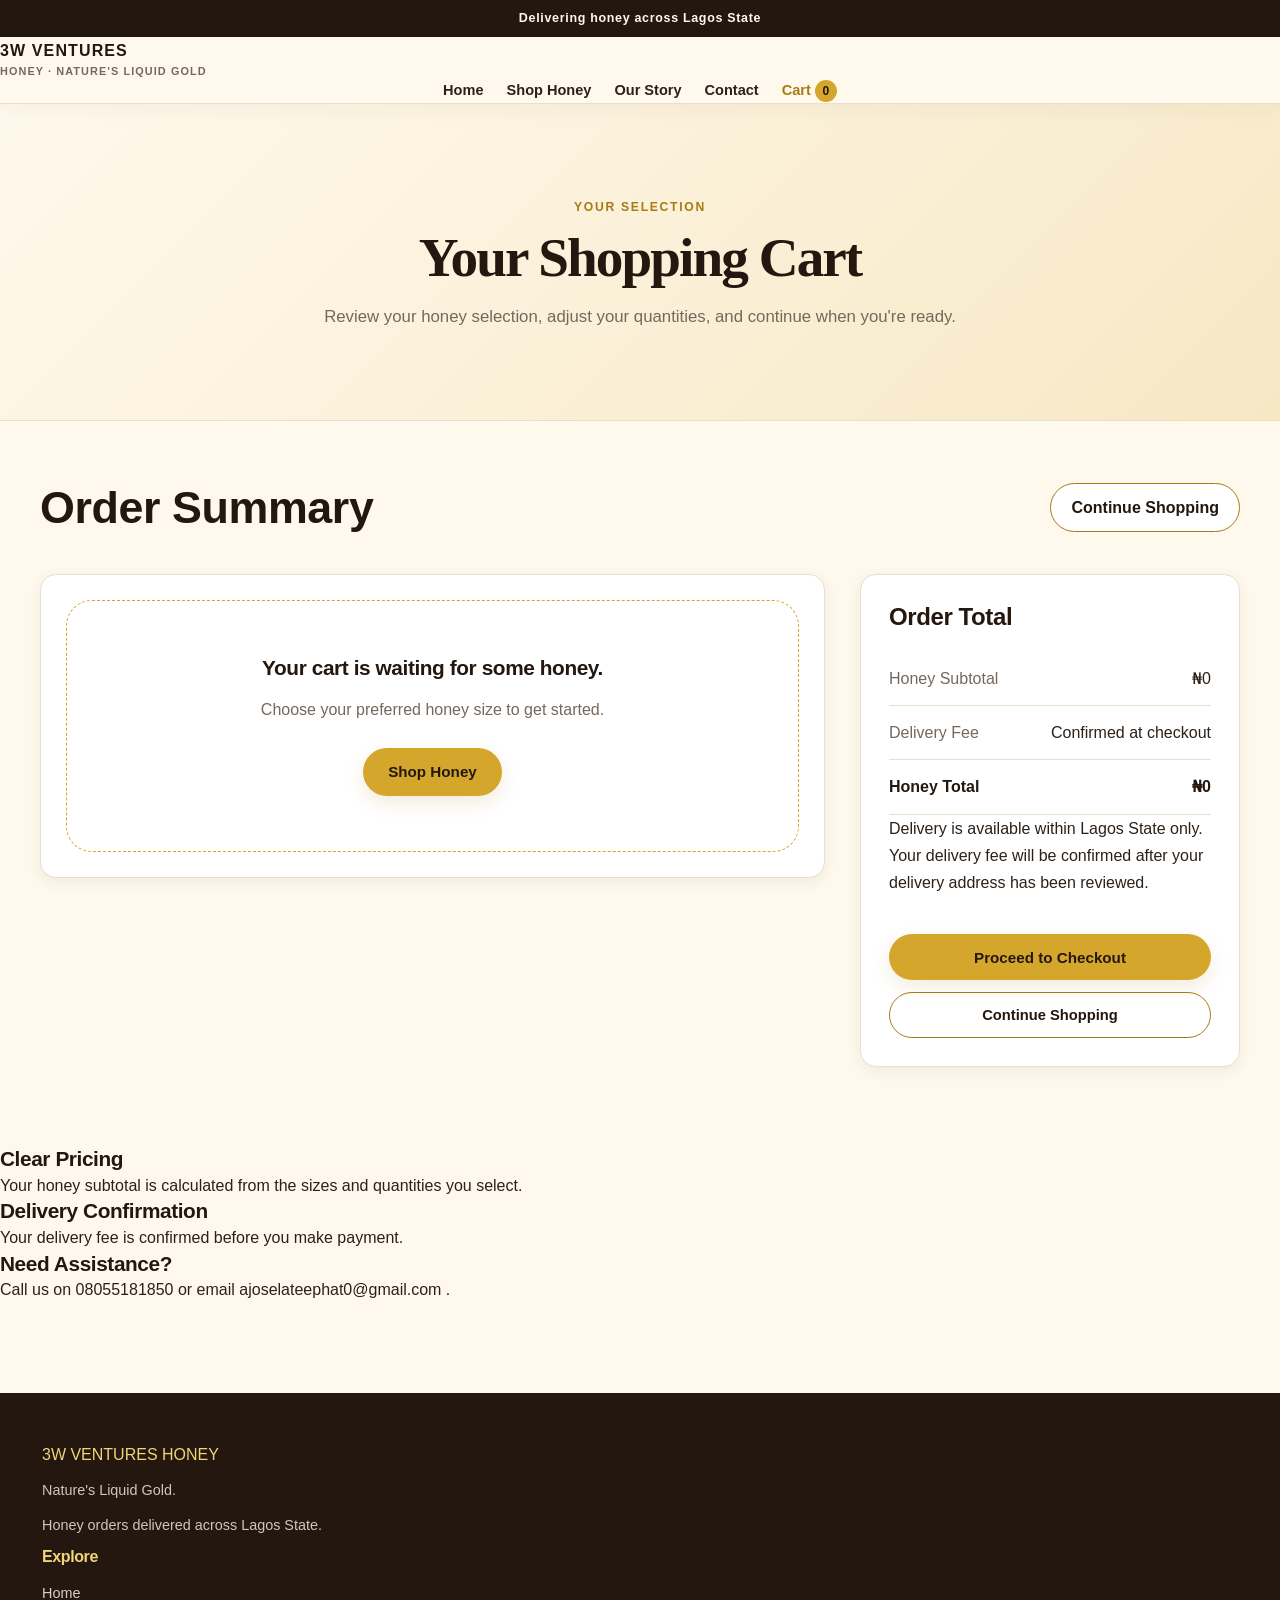
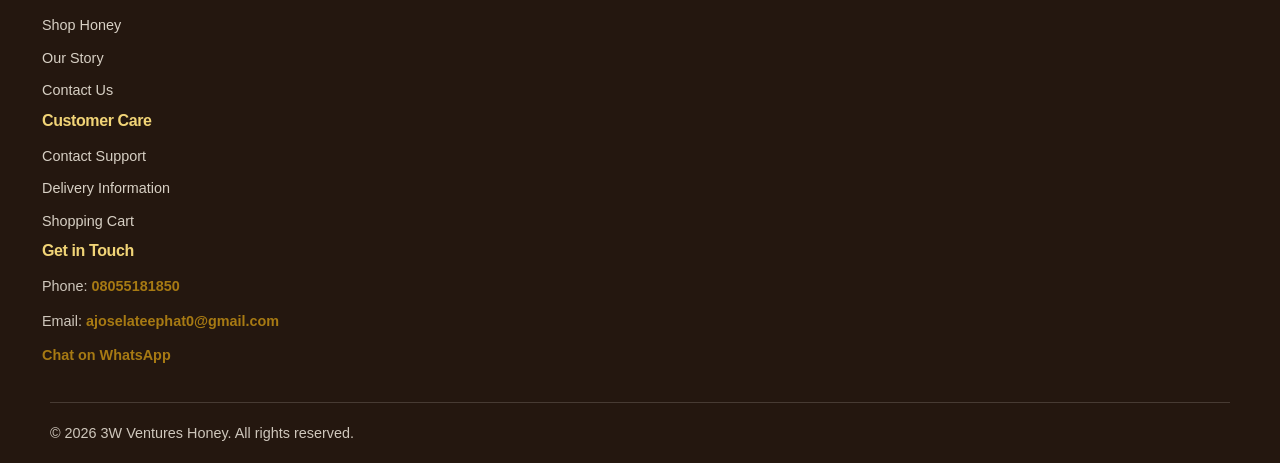
<file: cart.html>
<!DOCTYPE html>
<html lang="en">
<head>
    <meta charset="UTF-8">
    <meta name="viewport" content="width=device-width, initial-scale=1.0">
    <meta name="description" content="Review your 3W Ventures Honey order before checkout.">
    <title>Your Shopping Cart | 3W Ventures Honey</title>

    <link rel="stylesheet" href="css/style.css">
</head>

<body>

    <!-- Announcement Bar -->
    <div class="announcement-bar">
        <p>Delivering honey across Lagos State</p>
    </div>

    <!-- Header -->
    <header class="site-header">

        <div class="brand">
            <a href="index.html" aria-label="3W Ventures Honey Homepage">
                <span class="brand-name">3W VENTURES</span>
                <span class="brand-subtitle">HONEY · NATURE'S LIQUID GOLD</span>
            </a>
        </div>

        <nav class="main-navigation" aria-label="Main navigation">
            <a href="index.html">Home</a>
            <a href="shop.html">Shop Honey</a>
            <a href="about.html">Our Story</a>
            <a href="contact.html">Contact</a>
            <a href="cart.html" class="cart-link" aria-current="page">
                Cart <span class="cart-count" data-cart-count>0</span>
            </a>
        </nav>

    </header>

    <!-- Main Content -->
    <main>

        <!-- Page Introduction -->
        <section class="page-hero cart-hero">

            <p class="eyebrow">YOUR SELECTION</p>

            <h1>Your Shopping Cart</h1>

            <p>
                Review your honey selection, adjust your quantities,
                and continue when you're ready.
            </p>

        </section>

        <!-- Shopping Cart Section -->
        <section class="cart-section">

            <div class="cart-heading">
                <h2>Order Summary</h2>
                <a href="shop.html">Continue Shopping</a>
            </div>

            <!-- JavaScript will insert cart items here -->
            <div id="cart-items" class="cart-items" data-cart-items>

                <div class="empty-cart-message">

                    <h3>Your cart is waiting for something sweet.</h3>

                    <p>
                        You haven't added any honey to your cart yet.
                        Explore our available sizes and find the quantity
                        that suits you.
                    </p>

                    <a href="shop.html" class="button">
                        Shop Honey
                    </a>

                </div>

            </div>

            <!-- Cart Totals -->
            <aside class="cart-summary">

                <h2>Order Total</h2>

                <div class="summary-row">
                    <span>Honey Subtotal</span>
                    <span id="cart-subtotal" data-cart-subtotal>₦0</span>
                </div>

                <div class="summary-row">
                    <span>Delivery Fee</span>
                    <span>Confirmed at checkout</span>
                </div>

                <div class="summary-row total-row">
                    <strong>Honey Total</strong>
                    <strong id="cart-total" data-cart-total>₦0</strong>
                </div>

                <p class="cart-delivery-note">
                    Delivery is available within Lagos State only.
                    Your delivery fee will be confirmed after your
                    delivery address has been reviewed.
                </p>

                <a href="checkout.html" class="checkout-button" data-checkout-button>
                    Proceed to Checkout
                </a>

                <a href="shop.html" class="continue-shopping-link">
                    Continue Shopping
                </a>

            </aside>

        </section>

        <!-- Customer Information -->
        <section class="cart-assurance-section">

            <div class="assurance-item">
                <h3>Clear Pricing</h3>
                <p>
                    Your honey subtotal is calculated from the sizes
                    and quantities you select.
                </p>
            </div>

            <div class="assurance-item">
                <h3>Delivery Confirmation</h3>
                <p>
                    Your delivery fee is confirmed before you make payment.
                </p>
            </div>

            <div class="assurance-item">
                <h3>Need Assistance?</h3>
                <p>
                    Call us on
                    <a href="tel:+2348055181850">08055181850</a>
                    or email
                    <a href="mailto:ajoselateephat0@gmail.com">
                        ajoselateephat0@gmail.com
                    </a>.
                </p>
            </div>

        </section>

    </main>

    <!-- Footer -->
    <footer class="site-footer">

        <div class="footer-brand">

            <a href="index.html">
                <span class="brand-name">3W VENTURES HONEY</span>
            </a>

            <p>Nature's Liquid Gold.</p>

            <p>
                Honey orders delivered across Lagos State.
            </p>

        </div>

        <div class="footer-links">

            <h3>Explore</h3>

            <a href="index.html">Home</a>
            <a href="shop.html">Shop Honey</a>
            <a href="about.html">Our Story</a>
            <a href="contact.html">Contact Us</a>

        </div>

        <div class="footer-links">

            <h3>Customer Care</h3>

            <a href="contact.html">Contact Support</a>
            <a href="contact.html">Delivery Information</a>
            <a href="cart.html">Shopping Cart</a>

        </div>

        <div class="footer-contact">

            <h3>Get in Touch</h3>

            <p>
                Phone:
                <a href="tel:+2348055181850">08055181850</a>
            </p>

            <p>
                Email:
                <a href="mailto:ajoselateephat0@gmail.com">
                    ajoselateephat0@gmail.com
                </a>
            </p>

            <p>
                <a
                    href="https://wa.me/2348055181850"
                    target="_blank"
                    rel="noopener noreferrer"
                >
                    Chat on WhatsApp
                </a>
            </p>

        </div>

        <div class="footer-bottom">
            <p>&copy; 2026 3W Ventures Honey. All rights reserved.</p>
        </div>

    </footer>

    <script src="java/java.js" defer></script>
</body>
</html>
</file>
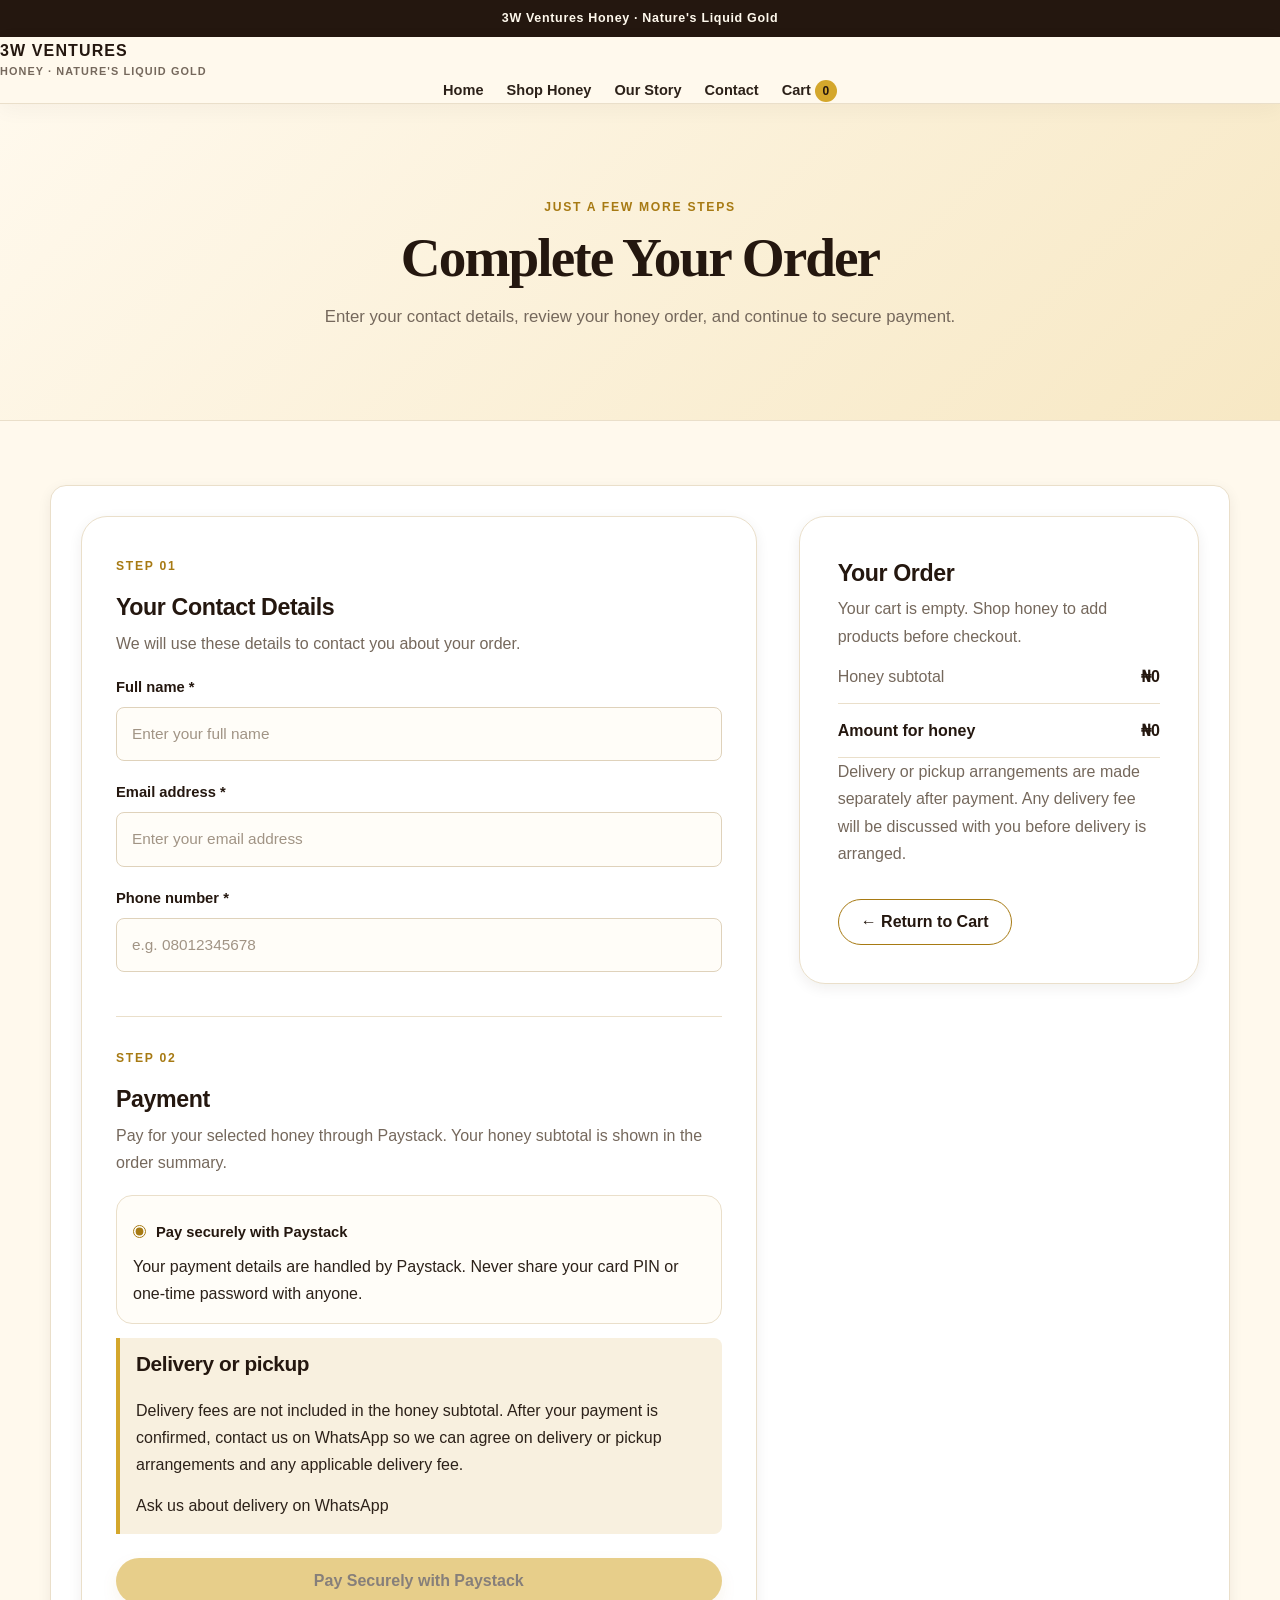
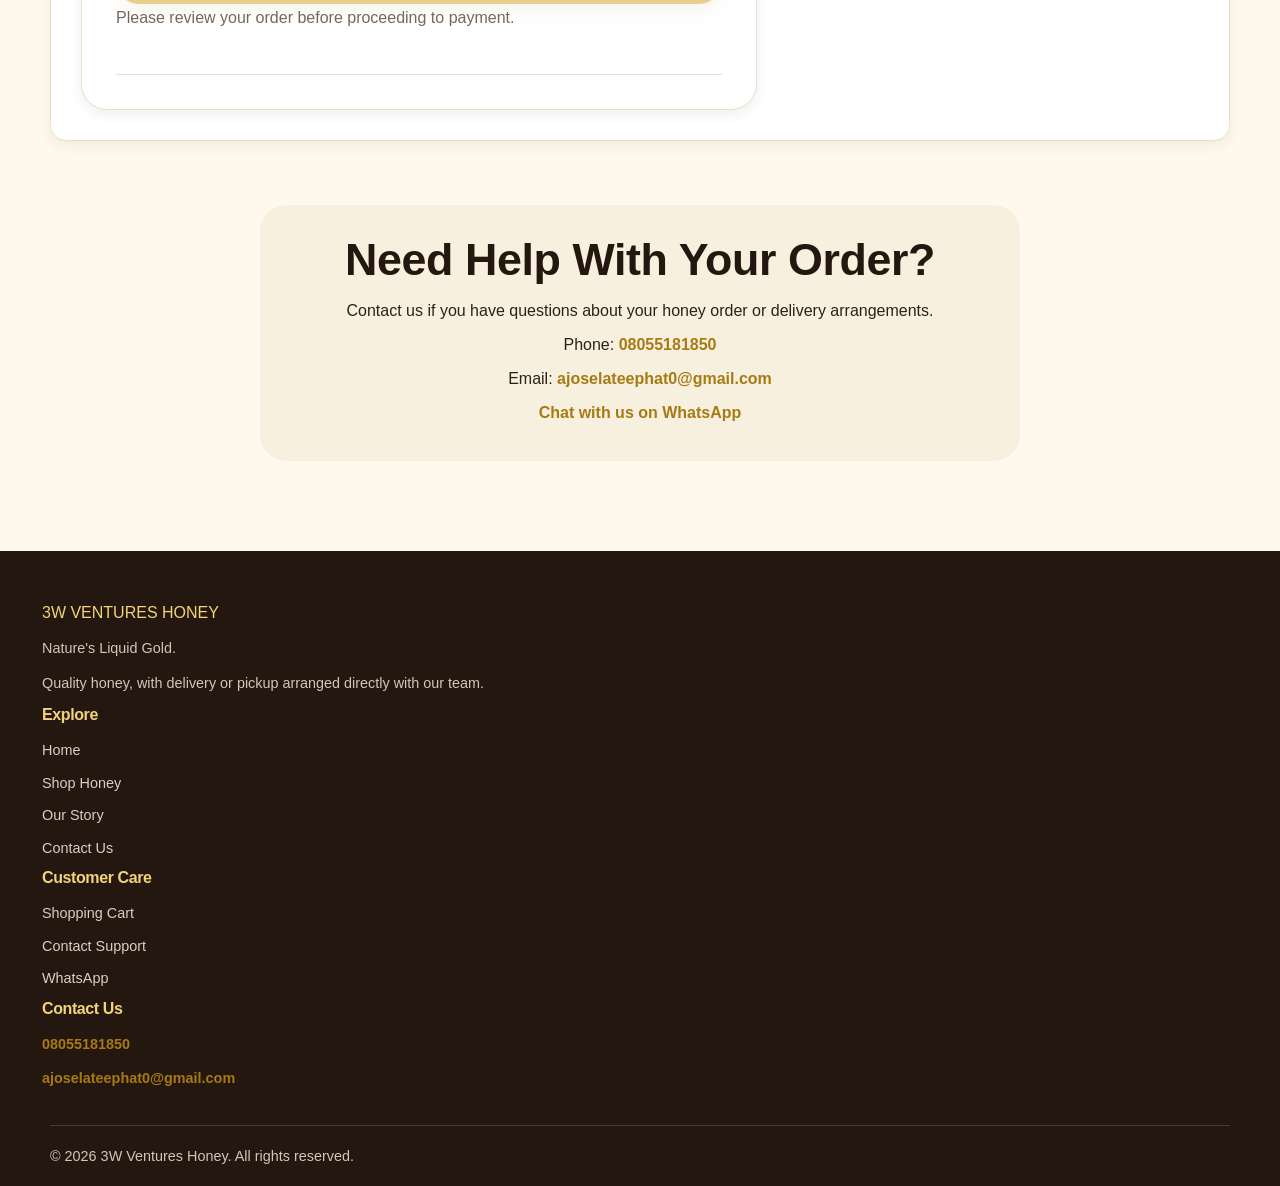
<file: checkout.html>
<!DOCTYPE html>
<html lang="en">
<head>
    <meta charset="UTF-8">
    <meta name="viewport" content="width=device-width, initial-scale=1.0">
    <meta name="description" content="Complete your 3W Ventures Honey order securely and arrange delivery or pickup with our team.">
    <title>Checkout | 3W Ventures Honey</title>
    <link rel="stylesheet" href="css/style.css">
</head>
<body>
    <div class="announcement-bar">
        <p>3W Ventures Honey · Nature's Liquid Gold</p>
    </div>

    <header class="site-header">
        <div class="brand">
            <a href="index.html" aria-label="3W Ventures Honey homepage">
                <span class="brand-name">3W VENTURES</span>
                <span class="brand-subtitle">HONEY · NATURE'S LIQUID GOLD</span>
            </a>
        </div>

        <nav class="main-navigation" aria-label="Main navigation">
            <a href="index.html">Home</a>
            <a href="shop.html">Shop Honey</a>
            <a href="about.html">Our Story</a>
            <a href="contact.html">Contact</a>
            <a href="cart.html" class="cart-link">Cart <span class="cart-count" data-cart-count>0</span></a>
        </nav>
    </header>

    <main>
        <section class="page-hero checkout-hero">
            <p class="eyebrow">JUST A FEW MORE STEPS</p>
            <h1>Complete Your Order</h1>
            <p>Enter your contact details, review your honey order, and continue to secure payment.</p>
        </section>

        <section class="checkout-section">
            <div class="checkout-form-container">
                <form id="checkout-form" autocomplete="on">
                    <section class="checkout-step">
                        <p class="eyebrow">STEP 01</p>
                        <h2>Your Contact Details</h2>
                        <p>We will use these details to contact you about your order.</p>

                        <div class="form-group">
                            <label for="full-name">Full name *</label>
                            <input type="text" id="full-name" name="full_name" autocomplete="name" placeholder="Enter your full name" required>
                        </div>

                        <div class="form-group">
                            <label for="email">Email address *</label>
                            <input type="email" id="email" name="email" autocomplete="email" placeholder="Enter your email address" required>
                        </div>

                        <div class="form-group">
                            <label for="phone">Phone number *</label>
                            <input type="tel" id="phone" name="phone" autocomplete="tel" inputmode="tel" placeholder="e.g. 08012345678" required>
                        </div>
                    </section>

                    <section class="checkout-step">
                        <p class="eyebrow">STEP 02</p>
                        <h2>Payment</h2>
                        <p>Pay for your selected honey through Paystack. Your honey subtotal is shown in the order summary.</p>

                        <div class="payment-method">
                            <label for="payment-paystack">
                                <input type="radio" id="payment-paystack" name="payment_method" value="paystack" checked>
                                Pay securely with Paystack
                            </label>
                            <p>Your payment details are handled by Paystack. Never share your card PIN or one-time password with anyone.</p>
                        </div>

                        <div class="payment-notice">
                            <h3>Delivery or pickup</h3>
                            <p>Delivery fees are not included in the honey subtotal. After your payment is confirmed, contact us on WhatsApp so we can agree on delivery or pickup arrangements and any applicable delivery fee.</p>
                            <a href="https://wa.me/2348055181850" target="_blank" rel="noopener noreferrer">Ask us about delivery on WhatsApp</a>
                        </div>

                        <button type="submit" id="place-order-button" class="primary-button">
                            Pay Securely with Paystack
                        </button>
                        <p class="checkout-security-note">Please review your order before proceeding to payment.</p>
                    </section>
                </form>
            </div>

            <aside class="checkout-order-summary" aria-labelledby="checkout-summary-title">
                <h2 id="checkout-summary-title">Your Order</h2>
                <div id="checkout-cart-items" data-checkout-items aria-live="polite">
                    <p>Your selected honey products will appear here.</p>
                </div>

                <div class="summary-row">
                    <span>Honey subtotal</span>
                    <strong id="checkout-subtotal" data-checkout-subtotal>₦0</strong>
                </div>
                <div class="summary-row total-row">
                    <strong>Amount for honey</strong>
                    <strong id="checkout-total" data-checkout-total>₦0</strong>
                </div>
                <p class="checkout-summary-note">Delivery or pickup arrangements are made separately after payment. Any delivery fee will be discussed with you before delivery is arranged.</p>
                <a href="cart.html" class="back-to-cart">← Return to Cart</a>
            </aside>
        </section>

        <section class="checkout-support">
            <h2>Need Help With Your Order?</h2>
            <p>Contact us if you have questions about your honey order or delivery arrangements.</p>
            <p>Phone: <a href="tel:+2348055181850">08055181850</a></p>
            <p>Email: <a href="mailto:ajoselateephat0@gmail.com">ajoselateephat0@gmail.com</a></p>
            <p><a href="https://wa.me/2348055181850" target="_blank" rel="noopener noreferrer">Chat with us on WhatsApp</a></p>
        </section>
    </main>

    <footer class="site-footer">
        <div class="footer-brand">
            <a href="index.html"><span class="brand-name">3W VENTURES HONEY</span></a>
            <p>Nature's Liquid Gold.</p>
            <p>Quality honey, with delivery or pickup arranged directly with our team.</p>
        </div>
        <div class="footer-links">
            <h3>Explore</h3>
            <a href="index.html">Home</a>
            <a href="shop.html">Shop Honey</a>
            <a href="about.html">Our Story</a>
            <a href="contact.html">Contact Us</a>
        </div>
        <div class="footer-links">
            <h3>Customer Care</h3>
            <a href="cart.html">Shopping Cart</a>
            <a href="contact.html">Contact Support</a>
            <a href="https://wa.me/2348055181850" target="_blank" rel="noopener noreferrer">WhatsApp</a>
        </div>
        <div class="footer-contact">
            <h3>Contact Us</h3>
            <p><a href="tel:+2348055181850">08055181850</a></p>
            <p><a href="mailto:ajoselateephat0@gmail.com">ajoselateephat0@gmail.com</a></p>
        </div>
        <div class="footer-bottom">
            <p>&copy; <span id="copyright-year">2026</span> 3W Ventures Honey. All rights reserved.</p>
        </div>
    </footer>

    <script src="java/java.js" defer></script>
    <script src="https://js.paystack.co/v1/inline.js" defer></script>
    <script defer>
        document.addEventListener("DOMContentLoaded", function () {
            const FORM_ENDPOINT = "https://formspree.io/f/mzedonrg";
            const PAYSTACK_PUBLIC_KEY = "pk_test_49e2d7ad71a83033e569c6033506b1793635ad75";

            const cartContainer = document.querySelector("[data-checkout-items]");
            const form = document.getElementById("checkout-form");
            const submitButton = document.getElementById("place-order-button");

            if (!window.HoneyShop) {
                console.error("HoneyShop cart script did not load.");
                if (submitButton) submitButton.disabled = true;
                alert("The cart script did not load. Refresh the page and try again.");
                return;
            }

            const pendingOrder = HoneyShop.getPendingOrder();
            const cart = HoneyShop.getCart();
            const items = pendingOrder && Array.isArray(pendingOrder.items)
                ? pendingOrder.items
                : cart;

            const escapeHTML = value => String(value).replace(/[&<>"']/g, character => ({
                "&": "&amp;", "<": "&lt;", ">": "&gt;", '"': "&quot;", "'": "&#39;"
            })[character]);

            const subtotal = items.reduce((sum, item) =>
                sum + (Number(item.price) || 0) * (Number(item.quantity) || 1), 0);

            const formatMoney = amount => HoneyShop.formatMoney(amount);

            if (cartContainer) {
                if (!items.length) {
                    cartContainer.innerHTML = '<p>Your cart is empty. <a href="shop.html">Shop honey</a> to add products before checkout.</p>';
                    if (submitButton) submitButton.disabled = true;
                } else {
                    cartContainer.innerHTML = items.map(item => {
                        const quantity = Number(item.quantity) || 1;
                        const price = Number(item.price) || 0;
                        return `<div class="checkout-item"><div><strong>${escapeHTML(item.name || "3W Ventures Honey")}</strong><p>${escapeHTML(item.size || "Honey")} · Quantity: ${quantity}</p></div><strong>${formatMoney(price * quantity)}</strong></div>`;
                    }).join("");
                }
            }

            const subtotalElement = document.querySelector("[data-checkout-subtotal]");
            const totalElement = document.querySelector("[data-checkout-total]");
            if (subtotalElement) subtotalElement.textContent = formatMoney(subtotal);
            if (totalElement) totalElement.textContent = formatMoney(subtotal);

            if (!form) return;

            async function sendOrderToFormspree(details) {
                const formData = new FormData();
                formData.append("Customer name", details.name);
                formData.append("Customer email", details.email);
                formData.append("Customer phone", details.phone);
                formData.append("Order reference", details.orderReference);
                formData.append("Paystack transaction reference", details.transactionReference || "Not available");
                formData.append("Payment status", details.paymentStatus);
                formData.append("Honey subtotal (NGN)", subtotal.toFixed(2));
                formData.append("Order items", details.itemSummary);
                formData.append("_subject", "3W Ventures Honey checkout — " + details.orderReference);

                const result = await fetch(FORM_ENDPOINT, {
                    method: "POST",
                    body: formData,
                    headers: { "Accept": "application/json" }
                });

                if (!result.ok) throw new Error("Formspree could not accept the order details.");
            }

            form.addEventListener("submit", function (event) {
                event.preventDefault();
                if (!form.reportValidity()) return;

                if (!items.length || subtotal <= 0) {
                    alert("Your cart is empty. Please add honey to your cart before checkout.");
                    return;
                }

                if (typeof window.PaystackPop === "undefined") {
                    alert("Paystack did not load. Check your internet connection, then refresh the page.");
                    return;
                }

                const name = document.getElementById("full-name").value.trim();
                const email = document.getElementById("email").value.trim();
                const phone = document.getElementById("phone").value.trim();
                const orderReference = "3W-" + Date.now() + "-" + Math.random().toString(36).slice(2, 8).toUpperCase();
                const itemSummary = items.map(item =>
                    `${item.name || "Honey"} (${item.size || "size not specified"}) x${Number(item.quantity) || 1}`
                ).join(", ");

                submitButton.disabled = true;
                submitButton.textContent = "Opening secure payment…";

                try {
                    const handler = window.PaystackPop.setup({
                        key: PAYSTACK_PUBLIC_KEY,
                        email: email,
                        amount: Math.round(subtotal * 100),
                        currency: "NGN",
                        ref: orderReference,
                        metadata: {
                            custom_fields: [
                                { display_name: "Customer name", variable_name: "customer_name", value: name },
                                { display_name: "Customer phone", variable_name: "customer_phone", value: phone },
                                { display_name: "Order items", variable_name: "order_items", value: itemSummary }
                            ]
                        },
                        callback: function (response) {
                            submitButton.textContent = "Saving your order…";

                            const transactionReference = response && response.reference
                                ? response.reference
                                : orderReference;

                            /*
                             * Preserve the order details before clearing the cart.
                             * A browser callback/reference is not secure verification;
                             * verify the transaction with Paystack or a trusted backend
                             * before treating the payment as definitively confirmed.
                             */
                            try {
                                const savedOrder = {
                                    ...(HoneyShop.getPendingOrder() || {}),
                                    items: items,
                                    subtotal: subtotal,
                                    currency: "NGN",
                                    customer: { name: name, email: email, phone: phone },
                                    name: name,
                                    email: email,
                                    phone: phone,
                                    orderReference: orderReference,
                                    transactionReference: transactionReference,
                                    paymentStatus: "Paystack reference received — verification required",
                                    createdAt: new Date().toISOString()
                                };
                                localStorage.setItem("3w_honey_pending_order", JSON.stringify(savedOrder));
                            } catch (storageError) {
                                console.error("Could not save order details:", storageError);
                                alert("We could not save your order details in this browser. Please save your Paystack reference and contact us before continuing.");
                                submitButton.disabled = false;
                                submitButton.textContent = "Pay Securely with Paystack";
                                return;
                            }

                            sendOrderToFormspree({
                                name: name,
                                email: email,
                                phone: phone,
                                orderReference: orderReference,
                                transactionReference: transactionReference,
                                paymentStatus: "Paystack reference received — verify transaction before confirming payment",
                                itemSummary: itemSummary
                            }).then(function () {
                                /* Clear only after the callback and order notification succeed. */
                                HoneyShop.clearCart();
                                window.location.href = "success.html";
                            }).catch(function (error) {
                                console.error("Formspree submission error:", error);
                                alert("Paystack returned a reference, but we could not send the order details. Your cart has been kept. Save your Paystack reference and contact us.");
                            }).finally(function () {
                                submitButton.disabled = false;
                                submitButton.textContent = "Pay Securely with Paystack";
                            });
                        },
                        onClose: function () {
                            submitButton.disabled = false;
                            submitButton.textContent = "Pay Securely with Paystack";
                        }
                    });

                    handler.openIframe();
                } catch (error) {
                    console.error("Paystack setup error:", error);
                    alert("Paystack could not start. Please refresh the page and try again. If it continues, open the Console and send me the new red error.");
                    submitButton.disabled = false;
                    submitButton.textContent = "Pay Securely with Paystack";
                }
            });
        });
    </script>
</body>
</html>
</file>
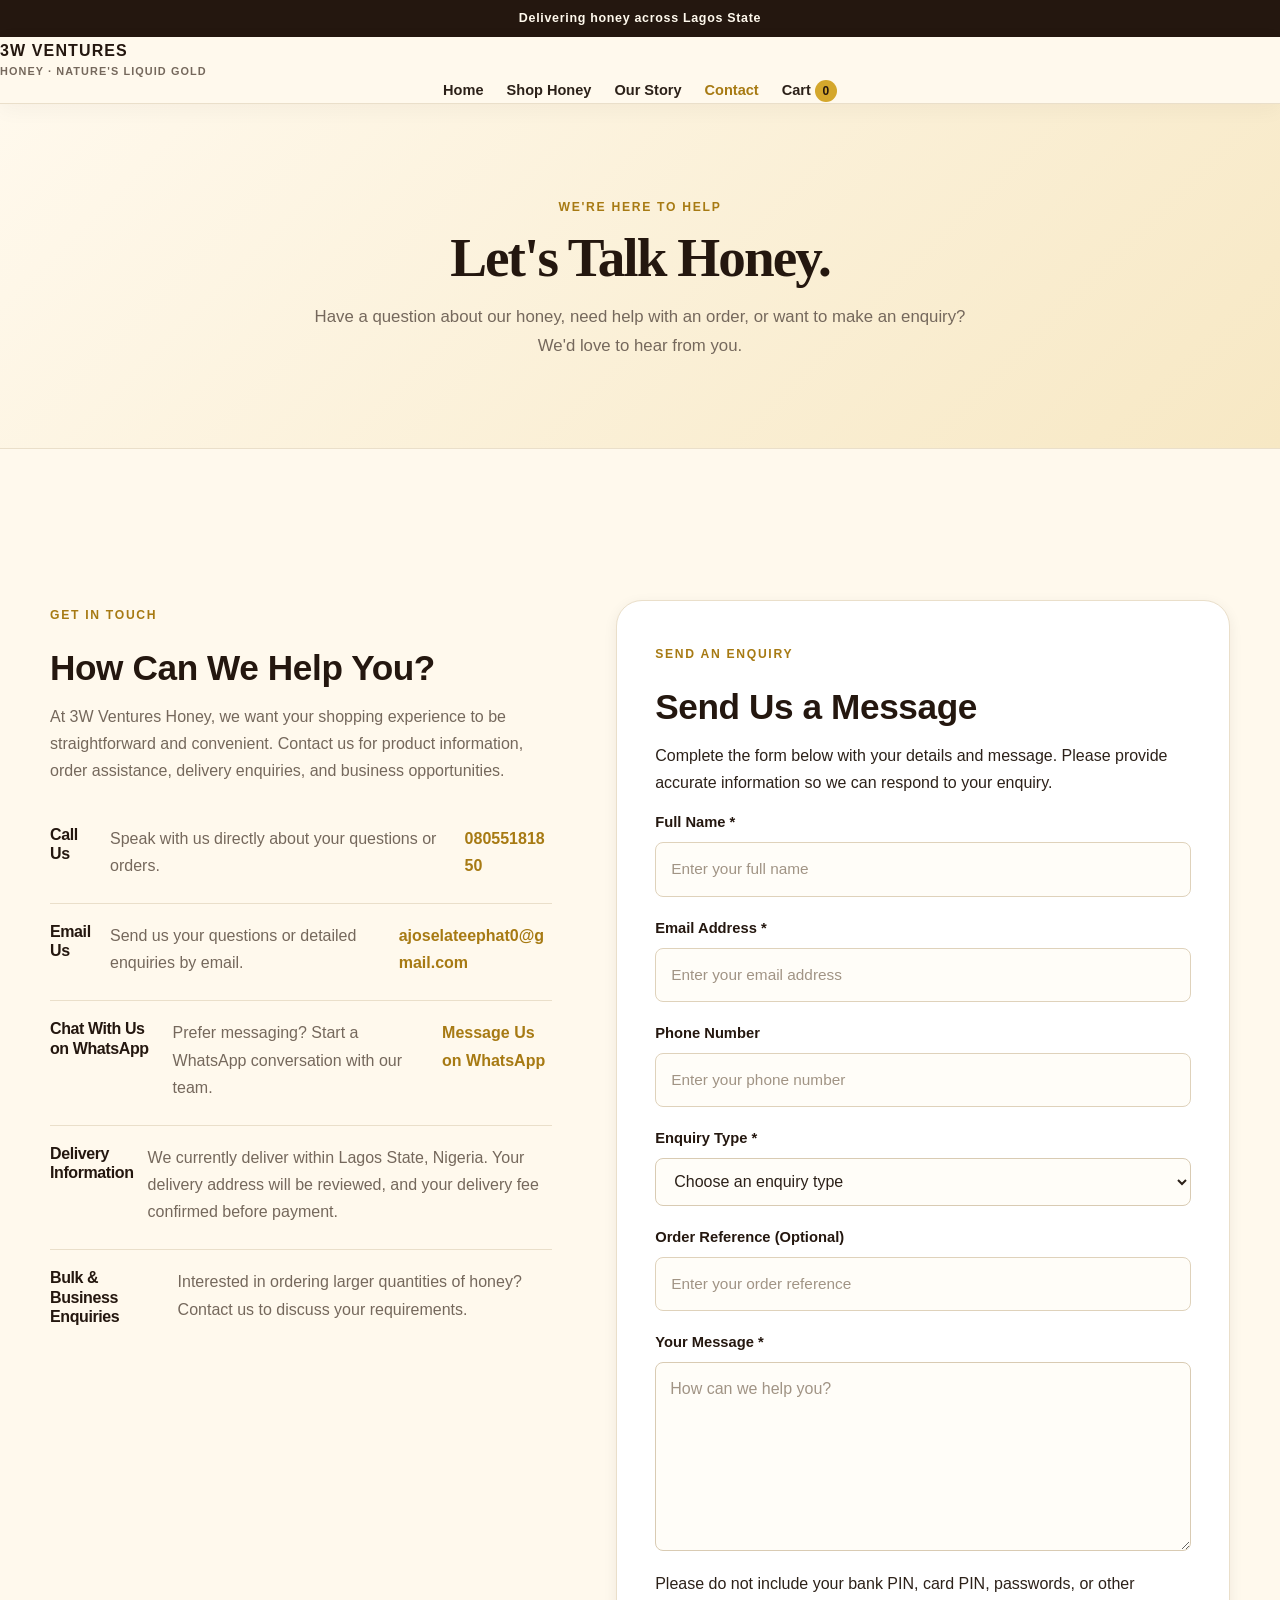
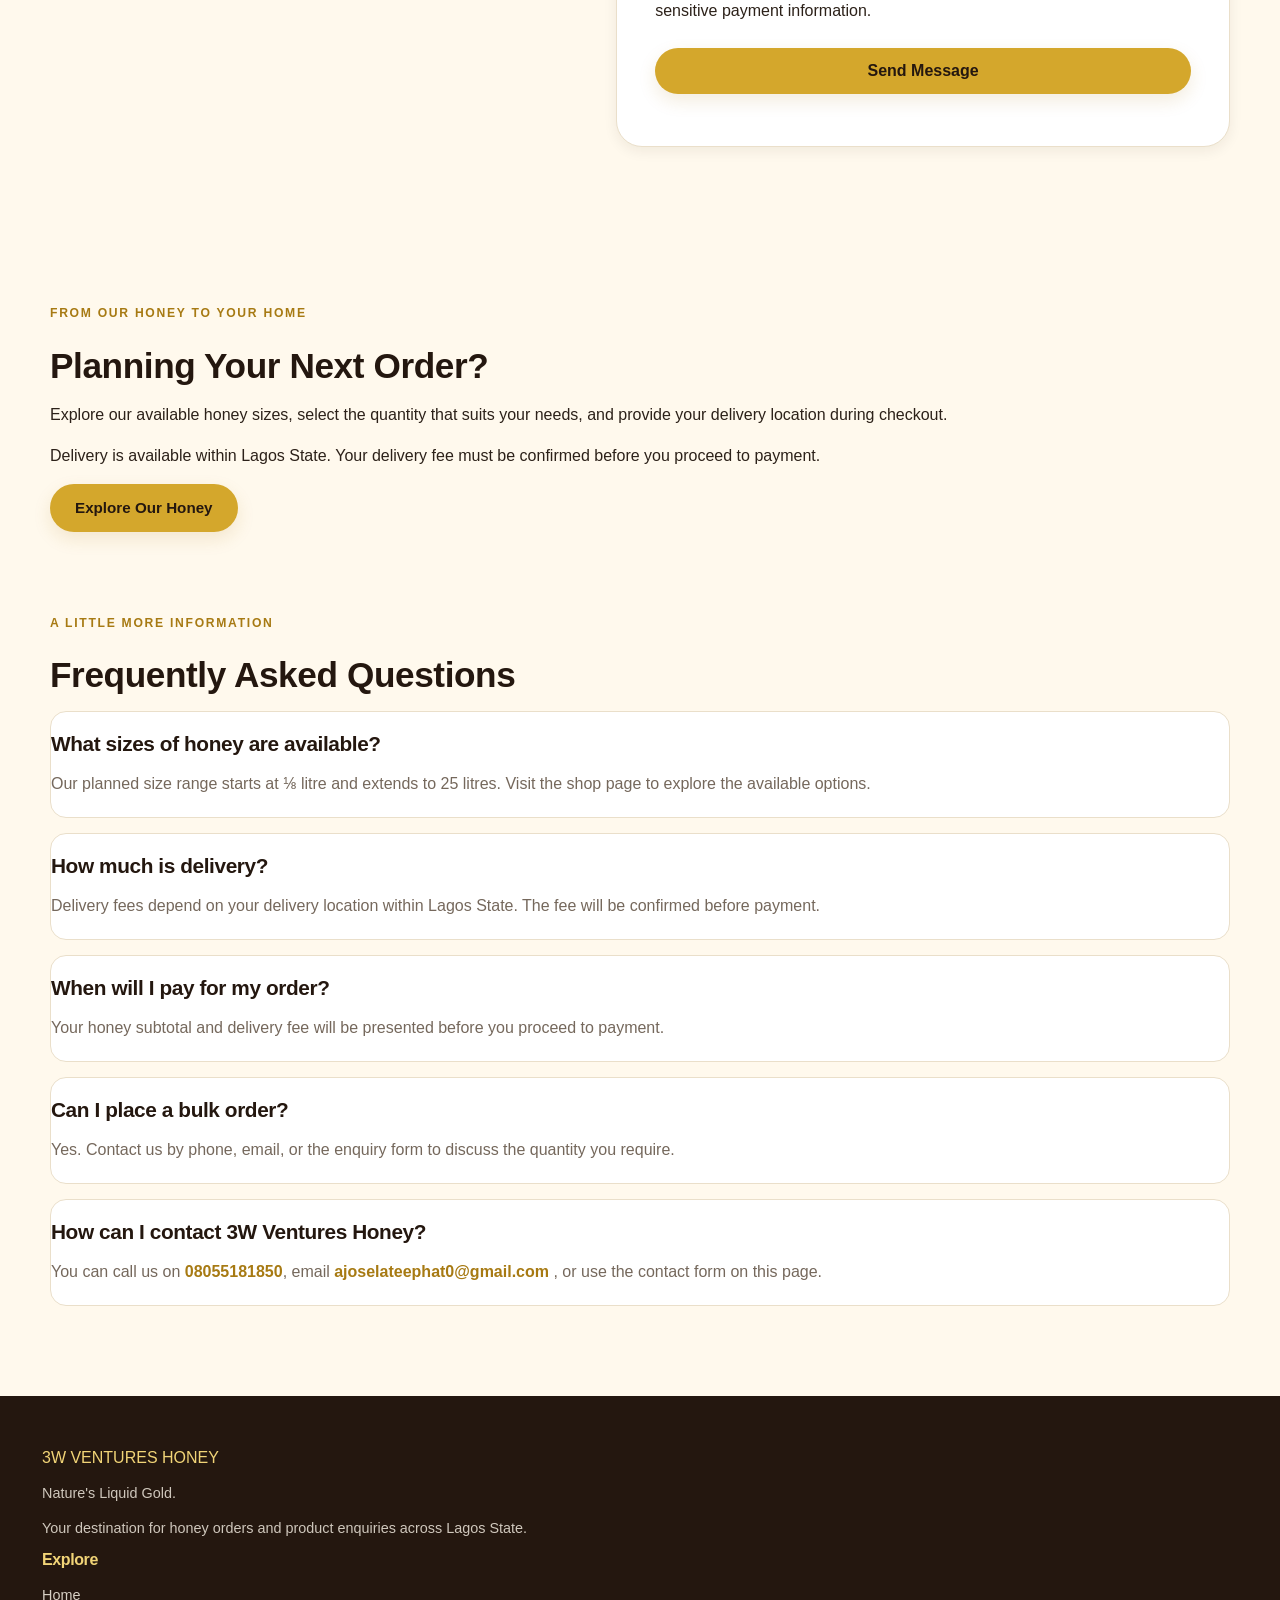
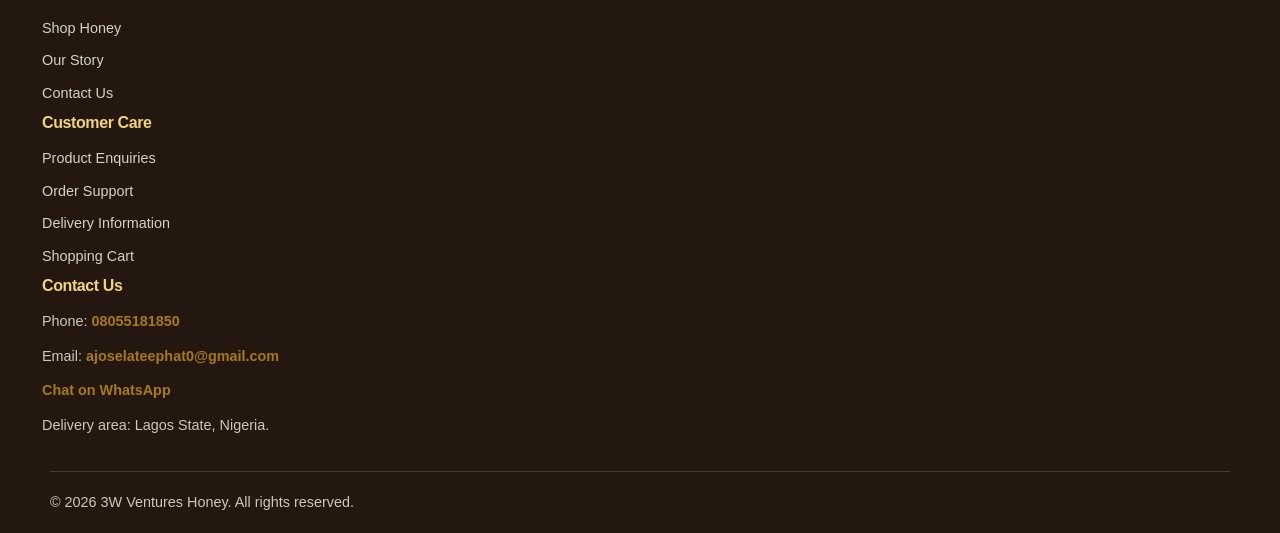
<file: contact.html>
<!DOCTYPE html>
<html lang="en">
<head>
    <meta charset="UTF-8">
    <meta name="viewport" content="width=device-width, initial-scale=1.0">
    <meta name="description" content="Contact 3W Ventures Honey for product enquiries, orders, and delivery information across Lagos State.">
    <title>Contact Us | 3W Ventures Honey</title>

    <link rel="stylesheet" href="css/style.css">
</head>

<body>

    <!-- Announcement Bar -->
    <div class="announcement-bar">
        <p>Delivering honey across Lagos State</p>
    </div>

    <!-- Header -->
    <header class="site-header">

        <div class="brand">
            <a href="index.html" aria-label="3W Ventures Honey Homepage">
                <span class="brand-name">3W VENTURES</span>
                <span class="brand-subtitle">HONEY · NATURE'S LIQUID GOLD</span>
            </a>
        </div>

        <nav class="main-navigation" aria-label="Main navigation">
            <a href="index.html">Home</a>
            <a href="shop.html">Shop Honey</a>
            <a href="about.html">Our Story</a>
            <a href="contact.html" aria-current="page">Contact</a>
            <a href="cart.html" class="cart-link">
                Cart <span class="cart-count">0</span>
            </a>
        </nav>

    </header>

    <!-- Main Content -->
    <main>

        <!-- Contact Hero -->
        <section class="page-hero contact-hero">

            <p class="eyebrow">WE'RE HERE TO HELP</p>

            <h1>Let's Talk Honey.</h1>

            <p>
                Have a question about our honey, need help with an order,
                or want to make an enquiry? We'd love to hear from you.
            </p>

        </section>

        <!-- Contact Section -->
        <section class="contact-section">

            <!-- Contact Details -->
            <div class="contact-introduction">

                <p class="eyebrow">GET IN TOUCH</p>

                <h2>How Can We Help You?</h2>

                <p>
                    At 3W Ventures Honey, we want your shopping experience
                    to be straightforward and convenient. Contact us for
                    product information, order assistance, delivery
                    enquiries, and business opportunities.
                </p>

                <!-- Phone -->
                <div class="contact-detail">

                    <h3>Call Us</h3>

                    <p>
                        Speak with us directly about your questions or orders.
                    </p>

                    <a href="tel:+2348055181850">
                        08055181850
                    </a>

                </div>

                <!-- Email -->
                <div class="contact-detail">

                    <h3>Email Us</h3>

                    <p>
                        Send us your questions or detailed enquiries by email.
                    </p>

                    <a href="mailto:ajoselateephat0@gmail.com">
                        ajoselateephat0@gmail.com
                    </a>

                </div>

                <!-- WhatsApp -->
                <div class="contact-detail">

                    <h3>Chat With Us on WhatsApp</h3>

                    <p>
                        Prefer messaging? Start a WhatsApp conversation
                        with our team.
                    </p>

                    <a
                        href="https://wa.me/2348055181850"
                        target="_blank"
                        rel="noopener noreferrer"
                    >
                        Message Us on WhatsApp
                    </a>

                </div>

                <!-- Delivery -->
                <div class="contact-detail">

                    <h3>Delivery Information</h3>

                    <p>
                        We currently deliver within Lagos State, Nigeria.
                        Your delivery address will be reviewed, and your
                        delivery fee confirmed before payment.
                    </p>

                </div>

                <!-- Business Enquiries -->
                <div class="contact-detail">

                    <h3>Bulk & Business Enquiries</h3>

                    <p>
                        Interested in ordering larger quantities of honey?
                        Contact us to discuss your requirements.
                    </p>

                </div>

            </div>

            <!-- Contact Form -->
            <div class="contact-form-container">

                <p class="eyebrow">SEND AN ENQUIRY</p>

                <h2>Send Us a Message</h2>

                <p>
                    Complete the form below with your details and message.
                    Please provide accurate information so we can respond
                    to your enquiry.
                </p>

                <form id="contact-form" action="#" method="post">

                    <div class="form-group">

                        <label for="customer-name">Full Name *</label>

                        <input
                            type="text"
                            id="customer-name"
                            name="name"
                            placeholder="Enter your full name"
                            autocomplete="name"
                            required
                        >

                    </div>

                    <div class="form-group">

                        <label for="customer-email">Email Address *</label>

                        <input
                            type="email"
                            id="customer-email"
                            name="email"
                            placeholder="Enter your email address"
                            autocomplete="email"
                            required
                        >

                    </div>

                    <div class="form-group">

                        <label for="customer-phone">Phone Number</label>

                        <input
                            type="tel"
                            id="customer-phone"
                            name="phone"
                            placeholder="Enter your phone number"
                            autocomplete="tel"
                        >

                    </div>

                    <div class="form-group">

                        <label for="enquiry-type">Enquiry Type *</label>

                        <select
                            id="enquiry-type"
                            name="enquiry_type"
                            required
                        >

                            <option value="">Choose an enquiry type</option>
                            <option value="product">Product Information</option>
                            <option value="order">Order Assistance</option>
                            <option value="payment">Payment Enquiry</option>
                            <option value="delivery">Delivery Enquiry</option>
                            <option value="bulk">Bulk Order</option>
                            <option value="business">Business Enquiry</option>
                            <option value="feedback">Feedback or Suggestion</option>
                            <option value="other">Other</option>

                        </select>

                    </div>

                    <div class="form-group">

                        <label for="order-reference">
                            Order Reference (Optional)
                        </label>

                        <input
                            type="text"
                            id="order-reference"
                            name="order_reference"
                            placeholder="Enter your order reference"
                        >

                    </div>

                    <div class="form-group">

                        <label for="customer-message">Your Message *</label>

                        <textarea
                            id="customer-message"
                            name="message"
                            rows="6"
                            placeholder="How can we help you?"
                            required
                        ></textarea>

                    </div>

                    <p class="form-note">
                        Please do not include your bank PIN, card PIN,
                        passwords, or other sensitive payment information.
                    </p>

                    <button type="submit" class="submit-button">
                        Send Message
                    </button>

                </form>

                <p class="form-status" aria-live="polite"></p>

                <!-- The contact form will be connected to a working
                     submission service during the integration stage. -->

            </div>

        </section>

        <!-- Delivery Section -->
        <section class="contact-delivery-section">

            <p class="eyebrow">FROM OUR HONEY TO YOUR HOME</p>

            <h2>Planning Your Next Order?</h2>

            <p>
                Explore our available honey sizes, select the quantity
                that suits your needs, and provide your delivery location
                during checkout.
            </p>

            <p>
                Delivery is available within Lagos State. Your delivery
                fee must be confirmed before you proceed to payment.
            </p>

            <a href="shop.html" class="button">
                Explore Our Honey
            </a>

        </section>

        <!-- Frequently Asked Questions -->
        <section class="contact-faq-section">

            <p class="eyebrow">A LITTLE MORE INFORMATION</p>

            <h2>Frequently Asked Questions</h2>

            <div class="faq-item">

                <h3>What sizes of honey are available?</h3>

                <p>
                    Our planned size range starts at ⅛ litre and extends
                    to 25 litres. Visit the shop page to explore the
                    available options.
                </p>

            </div>

            <div class="faq-item">

                <h3>How much is delivery?</h3>

                <p>
                    Delivery fees depend on your delivery location within
                    Lagos State. The fee will be confirmed before payment.
                </p>

            </div>

            <div class="faq-item">

                <h3>When will I pay for my order?</h3>

                <p>
                    Your honey subtotal and delivery fee will be presented
                    before you proceed to payment.
                </p>

            </div>

            <div class="faq-item">

                <h3>Can I place a bulk order?</h3>

                <p>
                    Yes. Contact us by phone, email, or the enquiry form
                    to discuss the quantity you require.
                </p>

            </div>

            <div class="faq-item">

                <h3>How can I contact 3W Ventures Honey?</h3>

                <p>
                    You can call us on
                    <a href="tel:+2348055181850">08055181850</a>,
                    email
                    <a href="mailto:ajoselateephat0@gmail.com">
                        ajoselateephat0@gmail.com
                    </a>,
                    or use the contact form on this page.
                </p>

            </div>

        </section>

    </main>

    <!-- Footer -->
    <footer class="site-footer">

        <div class="footer-brand">

            <a href="index.html">
                <span class="brand-name">3W VENTURES HONEY</span>
            </a>

            <p>Nature's Liquid Gold.</p>

            <p>
                Your destination for honey orders and product enquiries
                across Lagos State.
            </p>

        </div>

        <div class="footer-links">

            <h3>Explore</h3>

            <a href="index.html">Home</a>
            <a href="shop.html">Shop Honey</a>
            <a href="about.html">Our Story</a>
            <a href="contact.html">Contact Us</a>

        </div>

        <div class="footer-links">

            <h3>Customer Care</h3>

            <a href="contact.html">Product Enquiries</a>
            <a href="contact.html">Order Support</a>
            <a href="contact.html">Delivery Information</a>
            <a href="cart.html">Shopping Cart</a>

        </div>

        <div class="footer-contact">

            <h3>Contact Us</h3>

            <p>
                Phone:
                <a href="tel:+2348055181850">08055181850</a>
            </p>

            <p>
                Email:
                <a href="mailto:ajoselateephat0@gmail.com">
                    ajoselateephat0@gmail.com
                </a>
            </p>

            <p>
                <a
                    href="https://wa.me/2348055181850"
                    target="_blank"
                    rel="noopener noreferrer"
                >
                    Chat on WhatsApp
                </a>
            </p>

            <p>Delivery area: Lagos State, Nigeria.</p>

        </div>

        <div class="footer-bottom">

            <p>
                &copy; 2026 3W Ventures Honey. All rights reserved.
            </p>

        </div>

    </footer>
    <script src="java/java.js" defer></script>

</body>
</html>
</file>
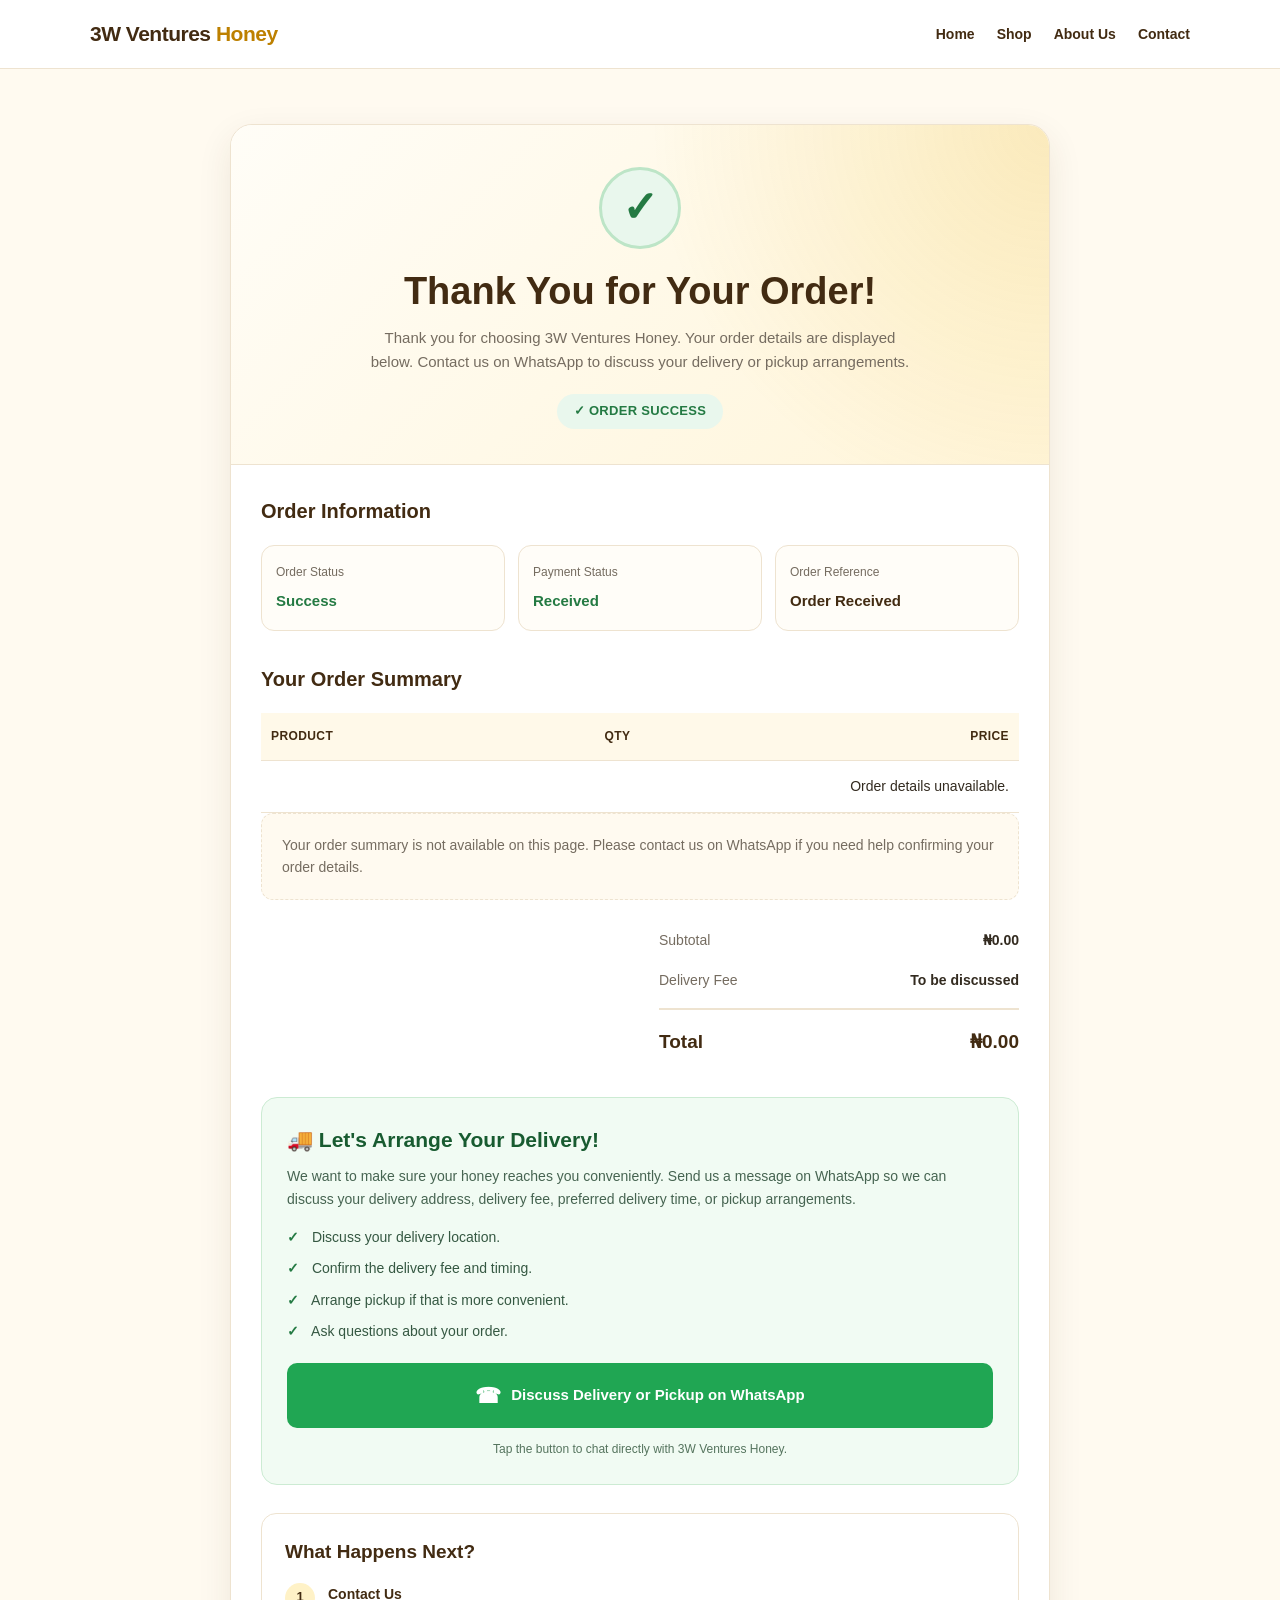
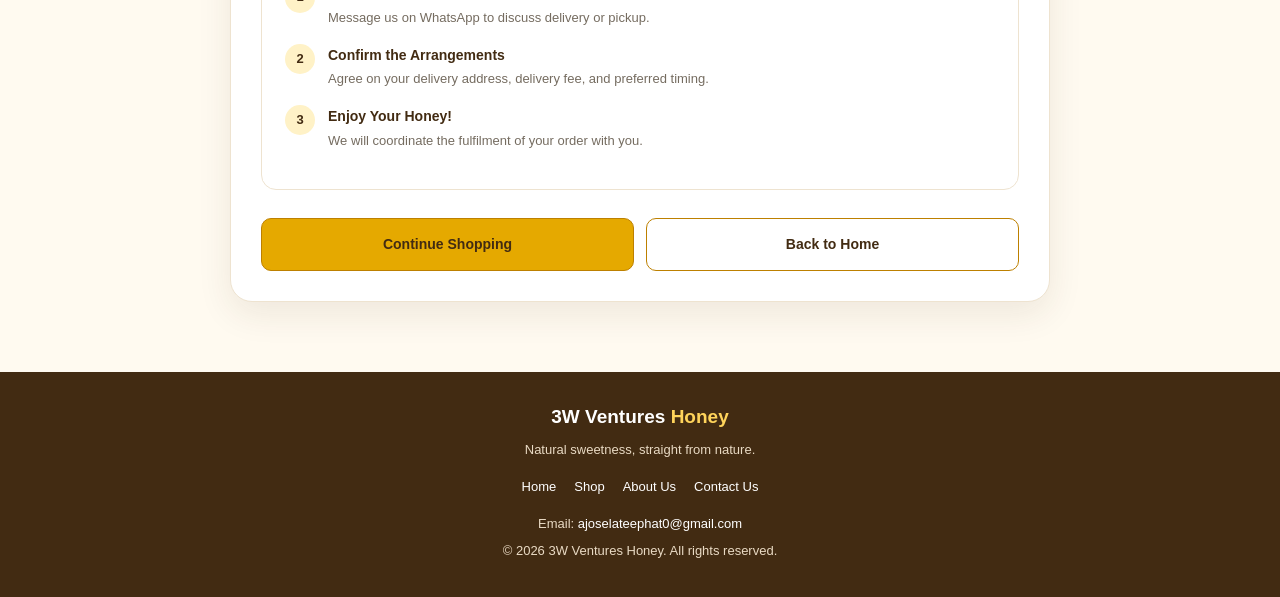
<file: success.html>
<!DOCTYPE html>
<html lang="en">
<head>
    <meta charset="UTF-8">
    <meta name="viewport" content="width=device-width, initial-scale=1.0">

    <title>Order Successful | 3W Ventures Honey</title>

    <meta
        name="description"
        content="Thank you for ordering from 3W Ventures Honey. Contact us on WhatsApp to arrange delivery or pickup."
    >

    <style>
        /* ==============================
           GENERAL STYLES
        ============================== */

        :root {
            --honey: #e5a900;
            --honey-dark: #bd8000;
            --brown: #422b12;
            --brown-light: #6f4a22;
            --cream: #fffaf0;
            --white: #ffffff;
            --green: #247a43;
            --green-light: #e9f7ed;
            --text: #332b20;
            --muted: #756c60;
            --border: #eee3d0;
            --shadow: 0 12px 35px rgba(66, 43, 18, 0.09);
        }

        * {
            box-sizing: border-box;
            margin: 0;
            padding: 0;
        }

        html {
            scroll-behavior: smooth;
        }

        body {
            font-family: Arial, Helvetica, sans-serif;
            background: var(--cream);
            color: var(--text);
            line-height: 1.6;
        }

        a {
            text-decoration: none;
        }

        button,
        a {
            -webkit-tap-highlight-color: transparent;
        }

        .container {
            width: min(1100px, 92%);
            margin: 0 auto;
        }

        /* ==============================
           HEADER
        ============================== */

        .site-header {
            background: var(--white);
            border-bottom: 1px solid var(--border);
            padding: 17px 0;
        }

        .header-content {
            display: flex;
            justify-content: space-between;
            align-items: center;
            gap: 20px;
        }

        .brand {
            color: var(--brown);
            font-size: 21px;
            font-weight: 800;
            letter-spacing: -0.5px;
        }

        .brand span {
            color: var(--honey-dark);
        }

        .navigation {
            display: flex;
            align-items: center;
            gap: 22px;
        }

        .navigation a {
            color: var(--brown);
            font-size: 14px;
            font-weight: 600;
            transition: color 0.2s ease;
        }

        .navigation a:hover {
            color: var(--honey-dark);
        }

        /* ==============================
           MAIN SECTION
        ============================== */

        main {
            padding: 55px 0 70px;
        }

        .success-card {
            max-width: 820px;
            margin: 0 auto;
            background: var(--white);
            border: 1px solid var(--border);
            border-radius: 22px;
            overflow: hidden;
            box-shadow: var(--shadow);
        }

        .success-banner {
            text-align: center;
            padding: 42px 25px 35px;
            background:
                radial-gradient(
                    circle at top right,
                    rgba(229, 169, 0, 0.17),
                    transparent 45%
                ),
                linear-gradient(135deg, #fffdf7, #fff5d9);
            border-bottom: 1px solid var(--border);
        }

        .success-icon {
            width: 82px;
            height: 82px;
            margin: 0 auto 20px;
            display: flex;
            justify-content: center;
            align-items: center;
            background: var(--green-light);
            border: 3px solid #bde5c7;
            border-radius: 50%;
            color: var(--green);
            font-size: 43px;
            font-weight: 800;
        }

        .success-banner h1 {
            color: var(--brown);
            font-size: clamp(27px, 5vw, 38px);
            line-height: 1.2;
            margin-bottom: 12px;
        }

        .success-banner p {
            max-width: 540px;
            margin: 0 auto;
            color: var(--muted);
            font-size: 15px;
        }

        .success-badge {
            display: inline-block;
            margin-top: 20px;
            padding: 7px 17px;
            background: var(--green-light);
            color: var(--green);
            border-radius: 30px;
            font-size: 13px;
            font-weight: 800;
            letter-spacing: 0.3px;
        }

        /* ==============================
           CARD CONTENT
        ============================== */

        .card-content {
            padding: 30px;
        }

        .section-heading {
            color: var(--brown);
            font-size: 20px;
            margin-bottom: 18px;
        }

        .status-grid {
            display: grid;
            grid-template-columns: repeat(3, minmax(0, 1fr));
            gap: 13px;
            margin-bottom: 32px;
        }

        .status-box {
            padding: 17px 14px;
            border: 1px solid var(--border);
            background: #fffdf8;
            border-radius: 13px;
            min-width: 0;
        }

        .status-label {
            display: block;
            color: var(--muted);
            font-size: 12px;
            margin-bottom: 7px;
        }

        .status-value {
            display: block;
            color: var(--brown);
            font-size: 15px;
            font-weight: 800;
            overflow-wrap: anywhere;
        }

        .status-value.success {
            color: var(--green);
        }

        /* ==============================
           ORDER SUMMARY
        ============================== */

        .order-section {
            margin-bottom: 30px;
        }

        .order-table {
            width: 100%;
            border-collapse: collapse;
        }

        .order-table th,
        .order-table td {
            padding: 14px 10px;
            text-align: left;
            border-bottom: 1px solid var(--border);
            font-size: 14px;
        }

        .order-table th {
            background: #fff9e9;
            color: var(--brown);
            font-size: 12px;
            text-transform: uppercase;
            letter-spacing: 0.4px;
        }

        .order-table th:last-child,
        .order-table td:last-child {
            text-align: right;
        }

        .order-table td {
            overflow-wrap: anywhere;
        }

        .empty-order {
            display: none;
            padding: 20px;
            background: #fffaf0;
            border: 1px dashed var(--border);
            border-radius: 12px;
            color: var(--muted);
            font-size: 14px;
        }

        .order-totals {
            max-width: 360px;
            margin: 20px 0 0 auto;
        }

        .total-row {
            display: flex;
            justify-content: space-between;
            align-items: flex-start;
            gap: 20px;
            padding: 9px 0;
            font-size: 14px;
        }

        .total-row span:first-child {
            color: var(--muted);
        }

        .total-row span:last-child {
            text-align: right;
            font-weight: 600;
        }

        .total-row.grand-total {
            margin-top: 8px;
            padding-top: 17px;
            border-top: 2px solid var(--border);
            color: var(--brown);
            font-size: 19px;
            font-weight: 800;
        }

        .total-row.grand-total span {
            color: var(--brown);
            font-size: inherit;
            font-weight: 800;
        }

        /* ==============================
           WHATSAPP DELIVERY SECTION
        ============================== */

        .delivery-box {
            padding: 25px;
            margin-bottom: 28px;
            background: #f1fbf3;
            border: 1px solid #ccebd3;
            border-radius: 16px;
        }

        .delivery-box h2 {
            color: #185b30;
            font-size: 21px;
            margin-bottom: 9px;
        }

        .delivery-box p {
            color: #466451;
            font-size: 14px;
            margin-bottom: 16px;
        }

        .delivery-list {
            list-style: none;
            margin-bottom: 20px;
        }

        .delivery-list li {
            color: #355842;
            font-size: 14px;
            margin: 9px 0;
        }

        .delivery-list li::before {
            content: "✓";
            display: inline-block;
            margin-right: 9px;
            color: var(--green);
            font-weight: 800;
        }

        .whatsapp-button {
            display: flex;
            justify-content: center;
            align-items: center;
            gap: 10px;
            width: 100%;
            padding: 16px 20px;
            background: #20a653;
            color: var(--white);
            border-radius: 10px;
            text-align: center;
            font-size: 15px;
            font-weight: 800;
            transition:
                background 0.2s ease,
                transform 0.2s ease;
        }

        .whatsapp-button:hover {
            background: #188641;
            transform: translateY(-2px);
        }

        .whatsapp-icon {
            font-size: 21px;
        }

        .whatsapp-note {
            display: block;
            margin-top: 12px;
            color: #55745e;
            text-align: center;
            font-size: 12px;
        }

        /* ==============================
           NEXT STEPS
        ============================== */

        .next-steps {
            padding: 23px;
            margin-bottom: 28px;
            border: 1px solid var(--border);
            border-radius: 15px;
        }

        .next-steps h2 {
            color: var(--brown);
            font-size: 19px;
            margin-bottom: 15px;
        }

        .step {
            display: flex;
            gap: 13px;
            margin: 15px 0;
        }

        .step-number {
            display: flex;
            justify-content: center;
            align-items: center;
            flex: 0 0 30px;
            width: 30px;
            height: 30px;
            background: #fff2c7;
            border-radius: 50%;
            color: var(--brown);
            font-weight: 800;
            font-size: 13px;
        }

        .step-content strong {
            display: block;
            color: var(--brown);
            font-size: 14px;
            margin-bottom: 3px;
        }

        .step-content p {
            color: var(--muted);
            font-size: 13px;
        }

        /* ==============================
           ACTION BUTTONS
        ============================== */

        .action-buttons {
            display: flex;
            flex-wrap: wrap;
            gap: 12px;
        }

        .button {
            display: inline-flex;
            justify-content: center;
            align-items: center;
            flex: 1;
            min-width: 180px;
            padding: 14px 20px;
            border: 1px solid var(--honey-dark);
            border-radius: 10px;
            text-align: center;
            font-size: 14px;
            font-weight: 800;
            transition: 0.2s ease;
        }

        .button-primary {
            background: var(--honey);
            color: var(--brown);
        }

        .button-primary:hover {
            background: #f3bd28;
        }

        .button-secondary {
            background: var(--white);
            color: var(--brown);
        }

        .button-secondary:hover {
            background: #fff8e6;
        }

        /* ==============================
           FOOTER
        ============================== */

        .site-footer {
            padding: 30px 0;
            background: var(--brown);
            color: #f7ead4;
            text-align: center;
        }

        .footer-brand {
            color: var(--white);
            font-size: 19px;
            font-weight: 800;
            margin-bottom: 8px;
        }

        .footer-brand span {
            color: #ffd45b;
        }

        .site-footer p {
            font-size: 13px;
            margin: 6px 0;
            color: #e9dac4;
        }

        .footer-links {
            display: flex;
            justify-content: center;
            flex-wrap: wrap;
            gap: 18px;
            margin: 16px 0;
        }

        .footer-links a {
            color: var(--white);
            font-size: 13px;
        }

        .footer-links a:hover {
            color: #ffd45b;
        }

        /* ==============================
           MOBILE RESPONSIVENESS
        ============================== */

        @media (max-width: 650px) {
            .header-content {
                flex-direction: column;
                gap: 13px;
            }

            .navigation {
                justify-content: center;
                flex-wrap: wrap;
                gap: 15px;
            }

            .navigation a {
                font-size: 13px;
            }

            main {
                padding: 28px 0 45px;
            }

            .success-card {
                border-radius: 16px;
            }

            .success-banner {
                padding: 32px 18px;
            }

            .success-icon {
                width: 70px;
                height: 70px;
                font-size: 36px;
            }

            .card-content {
                padding: 20px 16px;
            }

            .status-grid {
                grid-template-columns: 1fr;
                gap: 10px;
            }

            .status-box {
                padding: 14px;
            }

            .order-table th,
            .order-table td {
                padding: 12px 6px;
                font-size: 12px;
            }

            .order-table th {
                font-size: 10px;
            }

            .delivery-box {
                padding: 20px 15px;
            }

            .next-steps {
                padding: 18px 14px;
            }

            .action-buttons {
                flex-direction: column;
            }

            .button {
                width: 100%;
            }
        }
    </style>
</head>

<body>

    <!-- HEADER -->

    <header class="site-header">
        <div class="container header-content">

            <a href="index.html" class="brand">
                3W Ventures <span>Honey</span>
            </a>

            <nav class="navigation" aria-label="Main navigation">
                <a href="index.html">Home</a>
                <a href="shop.html">Shop</a>
                <a href="about.html">About Us</a>
                <a href="contact(1).html">Contact</a>
            </nav>

        </div>
    </header>


    <!-- MAIN CONTENT -->

    <main>
        <div class="container">

            <section class="success-card">

                <!-- SUCCESS MESSAGE -->

                <div class="success-banner">

                    <div class="success-icon" aria-hidden="true">
                        ✓
                    </div>

                    <h1 id="confirmation-heading">
                        Thank You for Your Order!
                    </h1>

                    <p id="confirmation-message">
                        Thank you for choosing 3W Ventures Honey.
                        Your order details are displayed below.
                        Contact us on WhatsApp to discuss your delivery
                        or pickup arrangements.
                    </p>

                    <span class="success-badge">
                        ✓ ORDER SUCCESS
                    </span>

                </div>


                <div class="card-content">

                    <!-- ORDER STATUS -->

                    <section aria-labelledby="status-heading">

                        <h2 class="section-heading" id="status-heading">
                            Order Information
                        </h2>

                        <div class="status-grid">

                            <div class="status-box">
                                <span class="status-label">
                                    Order Status
                                </span>

                                <span
                                    class="status-value success"
                                    id="order-status"
                                >
                                    Success
                                </span>
                            </div>

                            <div class="status-box">
                                <span class="status-label">
                                    Payment Status
                                </span>

                                <span
                                    class="status-value success"
                                    id="payment-status"
                                >
                                    Received
                                </span>
                            </div>

                            <div class="status-box">
                                <span class="status-label">
                                    Order Reference
                                </span>

                                <span
                                    class="status-value"
                                    id="order-reference"
                                >
                                    Order Received
                                </span>
                            </div>

                        </div>

                    </section>


                    <!-- ORDER SUMMARY -->

                    <section
                        class="order-section"
                        aria-labelledby="summary-heading"
                    >

                        <h2
                            class="section-heading"
                            id="summary-heading"
                        >
                            Your Order Summary
                        </h2>

                        <div style="overflow-x: auto;">

                            <table class="order-table">

                                <thead>
                                    <tr>
                                        <th>Product</th>
                                        <th>Qty</th>
                                        <th>Price</th>
                                    </tr>
                                </thead>

                                <tbody id="success-order-items">

                                    <tr>
                                        <td colspan="3">
                                            Loading order details...
                                        </td>
                                    </tr>

                                </tbody>

                            </table>

                        </div>

                        <div
                            class="empty-order"
                            id="empty-order"
                        >
                            Your order summary is not available on this
                            page. Please contact us on WhatsApp if you
                            need help confirming your order details.
                        </div>


                        <!-- TOTALS -->

                        <div class="order-totals">

                            <div class="total-row">
                                <span>Subtotal</span>

                                <span id="success-subtotal">
                                    ₦0.00
                                </span>
                            </div>

                            <div class="total-row">
                                <span>Delivery Fee</span>

                                <span id="success-delivery-fee">
                                    To be discussed
                                </span>
                            </div>

                            <div class="total-row grand-total">
                                <span>Total</span>

                                <span id="success-total">
                                    ₦0.00
                                </span>
                            </div>

                        </div>

                    </section>


                    <!-- WHATSAPP DELIVERY CONTACT -->

                    <section
                        class="delivery-box"
                        aria-labelledby="delivery-heading"
                    >

                        <h2 id="delivery-heading">
                            🚚 Let's Arrange Your Delivery!
                        </h2>

                        <p>
                            We want to make sure your honey reaches you
                            conveniently. Send us a message on WhatsApp
                            so we can discuss your delivery address,
                            delivery fee, preferred delivery time, or
                            pickup arrangements.
                        </p>

                        <ul class="delivery-list">

                            <li>
                                Discuss your delivery location.
                            </li>

                            <li>
                                Confirm the delivery fee and timing.
                            </li>

                            <li>
                                Arrange pickup if that is more convenient.
                            </li>

                            <li>
                                Ask questions about your order.
                            </li>

                        </ul>

                        <a
                            href="https://wa.me/2348055181850"
                            class="whatsapp-button"
                            id="success-whatsapp"
                            target="_blank"
                            rel="noopener noreferrer"
                        >
                            <span
                                class="whatsapp-icon"
                                aria-hidden="true"
                            >
                                ☎
                            </span>

                            Discuss Delivery or Pickup on WhatsApp
                        </a>

                        <span class="whatsapp-note">
                            Tap the button to chat directly with
                            3W Ventures Honey.
                        </span>

                    </section>


                    <!-- WHAT HAPPENS NEXT -->

                    <section
                        class="next-steps"
                        aria-labelledby="next-steps-heading"
                    >

                        <h2 id="next-steps-heading">
                            What Happens Next?
                        </h2>

                        <div class="step">

                            <div class="step-number">1</div>

                            <div class="step-content">
                                <strong>Contact Us</strong>

                                <p>
                                    Message us on WhatsApp to discuss
                                    delivery or pickup.
                                </p>
                            </div>

                        </div>


                        <div class="step">

                            <div class="step-number">2</div>

                            <div class="step-content">
                                <strong>Confirm the Arrangements</strong>

                                <p>
                                    Agree on your delivery address,
                                    delivery fee, and preferred timing.
                                </p>
                            </div>

                        </div>


                        <div class="step">

                            <div class="step-number">3</div>

                            <div class="step-content">
                                <strong>Enjoy Your Honey!</strong>

                                <p>
                                    We will coordinate the fulfilment
                                    of your order with you.
                                </p>
                            </div>

                        </div>

                    </section>


                    <!-- PAGE BUTTONS -->

                    <div class="action-buttons">

                        <a
                            href="shop.html"
                            class="button button-primary"
                        >
                            Continue Shopping
                        </a>

                        <a
                            href="index.html"
                            class="button button-secondary"
                        >
                            Back to Home
                        </a>

                    </div>

                </div>

            </section>

        </div>
    </main>


    <!-- FOOTER -->

    <footer class="site-footer">

        <div class="container">

            <div class="footer-brand">
                3W Ventures <span>Honey</span>
            </div>

            <p>
                Natural sweetness, straight from nature.
            </p>

            <div class="footer-links">

                <a href="index.html">Home</a>

                <a href="shop.html">Shop</a>

                <a href="about.html">About Us</a>

                <a href="contact(1).html">Contact Us</a>

            </div>

            <p>
                Email:
                <a
                    href="mailto:ajoselateephat0@gmail.com"
                    style="color: #ffffff;"
                >
                    ajoselateephat0@gmail.com
                </a>
            </p>

            <p>
                &copy; <span id="current-year"></span>
                3W Ventures Honey. All rights reserved.
            </p>

        </div>

    </footer>


    <!-- JAVASCRIPT -->

    <script>
        document.addEventListener("DOMContentLoaded", function () {

            /*
             * BUSINESS SETTINGS
             *
             * Update these values if your business details change.
             */

            const WHATSAPP_NUMBER = "2348055181850";

            const CART_STORAGE_KEY = "3w_honey_pending_order";


            /*
             * BASIC HELPERS
             */

            const getElement = (id) => {
                return document.getElementById(id);
            };

            const formatNaira = (amount) => {
                const value = Number(amount);

                if (!Number.isFinite(value)) {
                    return "₦0.00";
                }

                return "₦" + value.toLocaleString("en-NG", {
                    minimumFractionDigits: 2,
                    maximumFractionDigits: 2
                });
            };

            const getFirstValue = (object, keys) => {

                if (!object || typeof object !== "object") {
                    return undefined;
                }

                for (const key of keys) {

                    if (
                        object[key] !== undefined &&
                        object[key] !== null &&
                        object[key] !== ""
                    ) {
                        return object[key];
                    }
                }

                return undefined;
            };


            /*
             * ORDER REFERENCE
             *
             * Read the payment reference from the URL when available.
             */

            const params = new URLSearchParams(window.location.search);

            const reference =
                params.get("reference") ||
                params.get("trxref") ||
                params.get("ref");

            getElement("order-reference").textContent =
                reference || "Order Received";


            /*
             * CURRENT YEAR
             */

            getElement("current-year").textContent =
                new Date().getFullYear();


            /*
             * LOAD ORDER DETAILS
             *
             * This supports several common order-data formats.
             * If your checkout uses a different format, its exact
             * structure may require adjusting this section.
             */

            let pendingOrder = null;

            try {

                const savedOrder = localStorage.getItem(
                    CART_STORAGE_KEY
                );

                if (savedOrder) {
                    pendingOrder = JSON.parse(savedOrder);
                }

            } catch (error) {

                console.error(
                    "Unable to read saved order details:",
                    error
                );

            }


            /*
             * IDENTIFY PRODUCTS
             */

            let products = [];

            if (Array.isArray(pendingOrder)) {

                products = pendingOrder;

            } else if (pendingOrder && typeof pendingOrder === "object") {

                if (Array.isArray(pendingOrder.items)) {

                    products = pendingOrder.items;

                } else if (Array.isArray(pendingOrder.cart)) {

                    products = pendingOrder.cart;

                } else if (Array.isArray(pendingOrder.products)) {

                    products = pendingOrder.products;

                } else if (Array.isArray(pendingOrder.orderItems)) {

                    products = pendingOrder.orderItems;

                } else if (Array.isArray(pendingOrder.cartItems)) {

                    products = pendingOrder.cartItems;

                }

            }


            /*
             * DISPLAY PRODUCTS
             */

            const orderItemsContainer =
                getElement("success-order-items");

            const emptyOrderMessage =
                getElement("empty-order");

            orderItemsContainer.innerHTML = "";

            let calculatedSubtotal = 0;

            if (products.length > 0) {

                products.forEach(function (product) {

                    const name =
                        getFirstValue(product, [
                            "name",
                            "productName",
                            "title",
                            "product_name"
                        ]) || "Honey Product";

                    const quantityValue =
                        getFirstValue(product, [
                            "quantity",
                            "qty",
                            "count"
                        ]);

                    const quantity = Math.max(
                        1,
                        Number(quantityValue) || 1
                    );

                    const priceValue =
                        getFirstValue(product, [
                            "price",
                            "unitPrice",
                            "unit_price",
                            "amount"
                        ]);

                    const price = Number(priceValue) || 0;

                    const lineTotal =
                        Number(
                            getFirstValue(product, [
                                "total",
                                "lineTotal",
                                "line_total",
                                "subtotal"
                            ])
                        ) || price * quantity;

                    calculatedSubtotal += lineTotal;


                    const row = document.createElement("tr");

                    const nameCell = document.createElement("td");
                    nameCell.textContent = name;

                    const quantityCell = document.createElement("td");
                    quantityCell.textContent = quantity;

                    const priceCell = document.createElement("td");
                    priceCell.textContent = formatNaira(lineTotal);

                    row.appendChild(nameCell);
                    row.appendChild(quantityCell);
                    row.appendChild(priceCell);

                    orderItemsContainer.appendChild(row);

                });

                emptyOrderMessage.style.display = "none";

            } else {

                emptyOrderMessage.style.display = "block";

                const row = document.createElement("tr");
                const cell = document.createElement("td");

                cell.colSpan = 3;
                cell.textContent = "Order details unavailable.";

                row.appendChild(cell);
                orderItemsContainer.appendChild(row);

            }


            /*
             * SUBTOTAL, DELIVERY FEE AND TOTAL
             */

            const savedSubtotal =
                pendingOrder &&
                typeof pendingOrder === "object"
                    ? getFirstValue(pendingOrder, [
                        "subtotal",
                        "subTotal",
                        "cartSubtotal",
                        "cart_subtotal"
                    ])
                    : undefined;

            const subtotal = Number(savedSubtotal) || calculatedSubtotal;


            const savedDeliveryFee =
                pendingOrder &&
                typeof pendingOrder === "object"
                    ? getFirstValue(pendingOrder, [
                        "deliveryFee",
                        "delivery_fee",
                        "shippingFee",
                        "shipping_fee"
                    ])
                    : undefined;

            const deliveryFee = Number(savedDeliveryFee);

            const savedTotal =
                pendingOrder &&
                typeof pendingOrder === "object"
                    ? getFirstValue(pendingOrder, [
                        "total",
                        "grandTotal",
                        "grand_total",
                        "orderTotal",
                        "order_total"
                    ])
                    : undefined;

            const total = Number(savedTotal);


            getElement("success-subtotal").textContent =
                formatNaira(subtotal);


            if (
                savedDeliveryFee !== undefined &&
                Number.isFinite(deliveryFee)
            ) {

                getElement("success-delivery-fee").textContent =
                    formatNaira(deliveryFee);

            } else {

                getElement("success-delivery-fee").textContent =
                    "To be discussed";

            }


            if (
                savedTotal !== undefined &&
                Number.isFinite(total)
            ) {

                getElement("success-total").textContent =
                    formatNaira(total);

            } else if (
                savedDeliveryFee !== undefined &&
                Number.isFinite(deliveryFee)
            ) {

                getElement("success-total").textContent =
                    formatNaira(subtotal + deliveryFee);

            } else {

                getElement("success-total").textContent =
                    formatNaira(subtotal);

            }


            /*
             * WHATSAPP MESSAGE
             * Build the message from the saved order items.
             */

            const whatsappLines = [
                "Hello 3W Ventures Honey!",
                "",
                "I have placed an order and would like to arrange delivery or pickup.",
                "Order reference: " + (reference || "Order Received"),
                "",
                "MY ORDER:"
            ];

            if (products.length > 0) {
                products.forEach(function (product, index) {
                    const name = getFirstValue(product, [
                        "name", "productName", "title", "product_name", "label"
                    ]) || (product.product && (product.product.name || product.product.title)) || "Honey Product " + (index + 1);

                    const quantityValue = getFirstValue(product, ["quantity", "qty", "count"]);
                    const quantity = Math.max(1, Number(quantityValue) || 1);

                    const litresValue = getFirstValue(product, ["litres", "liter", "litre", "size", "volume"]);
                    let size = "";
                    if (litresValue !== undefined && litresValue !== null && litresValue !== "") {
                        if (typeof litresValue === "number" || !Number.isNaN(Number(litresValue))) {
                            const litres = Number(litresValue);
                            size = litres < 1 ? (litres === 0.125 ? "⅛ Litre" : litres === 0.25 ? "¼ Litre" : litres === 0.5 ? "½ Litre" : litres + " Litre") : litres + (litres === 1 ? " Litre" : " Litres");
                        } else {
                            size = String(litresValue);
                        }
                    }

                    const priceValue = getFirstValue(product, ["price", "unitPrice", "unit_price", "amount"]);
                    const unitPrice = Number(priceValue) || 0;
                    const lineTotalValue = getFirstValue(product, ["total", "lineTotal", "line_total", "subtotal"]);
                    const lineTotal = Number(lineTotalValue) || unitPrice * quantity;
                    const itemDescription = "• " + name + (size ? " (" + size + ")" : "") + " — Qty: " + quantity + " — " + formatNaira(lineTotal);
                    whatsappLines.push(itemDescription);
                });
            } else {
                whatsappLines.push("Order items could not be read from the saved order. Please help me confirm my order.");
            }

            whatsappLines.push("");
            whatsappLines.push("Subtotal: " + formatNaira(subtotal));
            whatsappLines.push("Delivery fee: To be discussed");
            whatsappLines.push("Total before delivery: " + formatNaira(subtotal));
            whatsappLines.push("");
            whatsappLines.push("Please confirm my order and let me know the delivery fee, delivery time, or pickup options. Thank you!");

            const whatsappURL = "https://wa.me/" + WHATSAPP_NUMBER + "?text=" + encodeURIComponent(whatsappLines.join("\n"));
            getElement("success-whatsapp").href = whatsappURL;

        });
    </script>

</body>
</html>
</file>
<file: css/style.css>
/* ==========================================================
   3W VENTURES HONEY
   Premium Website Design
   Tagline: Nature's Liquid Gold
   ========================================================== */


/* ==========================================================
   1. DESIGN SYSTEM
   ========================================================== */

:root {
    --honey-gold: #d4a72c;
    --honey-gold-light: #f1d477;
    --honey-gold-dark: #a77a13;

    --dark-brown: #24170f;
    --deep-brown: #392619;
    --medium-brown: #654329;

    --cream: #fff9ed;
    --warm-cream: #f8f0df;
    --white: #ffffff;

    --text-dark: #2c2119;
    --text-muted: #75685c;

    --border-color: #eadfca;

    --success: #267747;
    --danger: #b83232;

    --shadow-small: 0 4px 14px rgba(36, 23, 15, 0.07);
    --shadow-medium: 0 12px 32px rgba(36, 23, 15, 0.11);
    --shadow-large: 0 22px 55px rgba(36, 23, 15, 0.16);

    --radius-small: 8px;
    --radius-medium: 16px;
    --radius-large: 26px;

    --container-width: 1200px;

    --transition: 0.25s ease;
}


/* ==========================================================
   2. RESET
   ========================================================== */

* {
    box-sizing: border-box;
    margin: 0;
    padding: 0;
}

html {
    scroll-behavior: smooth;
    scroll-padding-top: 110px;
}

body {
    font-family:
        "Segoe UI",
        Arial,
        Helvetica,
        sans-serif;

    background: var(--cream);
    color: var(--text-dark);

    font-size: 16px;
    line-height: 1.7;

    min-height: 100vh;
    overflow-x: hidden;

    -webkit-font-smoothing: antialiased;
}

body,
button,
input,
select,
textarea {
    font-family:
        "Segoe UI",
        Arial,
        Helvetica,
        sans-serif;
}

img {
    display: block;
    max-width: 100%;
}

a {
    color: inherit;
    text-decoration: none;
    transition: color var(--transition);
}

button,
input,
select,
textarea {
    font: inherit;
}

button {
    cursor: pointer;
}

button:disabled {
    cursor: not-allowed;
    opacity: 0.55;
}

ul,
ol {
    padding-left: 22px;
}

li {
    margin-bottom: 5px;
}

p {
    margin-bottom: 14px;
}

p:last-child {
    margin-bottom: 0;
}

h1,
h2,
h3,
h4,
h5,
h6 {
    color: var(--dark-brown);
    font-weight: 750;
    line-height: 1.2;
    letter-spacing: -0.4px;
}

h1 {
    font-size: clamp(2.2rem, 5vw, 4.5rem);
}

h2 {
    font-size: clamp(1.8rem, 3.5vw, 3rem);
}

h3 {
    font-size: 1.3rem;
}

section {
    position: relative;
}

::selection {
    background: var(--honey-gold);
    color: var(--dark-brown);
}

:focus-visible {
    outline: 3px solid var(--honey-gold);
    outline-offset: 4px;
}


/* ==========================================================
   3. LAYOUT
   ========================================================== */

.container,
.wrapper,
.page-container {
    width: min(
        var(--container-width),
        calc(100% - 48px)
    );

    margin-inline: auto;
}

.section {
    padding: 85px 0;
}

.section-light {
    background: var(--white);
}

.section-cream {
    background: var(--warm-cream);
}

.section-dark {
    background: var(--dark-brown);
    color: var(--white);
}

.section-dark h1,
.section-dark h2,
.section-dark h3 {
    color: var(--white);
}

.section-heading {
    max-width: 760px;
    margin: 0 auto 45px;
    text-align: center;
}

.section-heading h2 {
    margin-bottom: 15px;
}

.section-heading p {
    color: var(--text-muted);
    max-width: 650px;
    margin-inline: auto;
}

.eyebrow {
    display: inline-block;

    color: var(--honey-gold-dark);

    font-size: 0.78rem;
    font-weight: 800;

    text-transform: uppercase;
    letter-spacing: 2.4px;

    margin-bottom: 13px;
}

.section-dark .eyebrow {
    color: var(--honey-gold-light);
}


/* ==========================================================
   4. BUTTONS
   ========================================================== */

.button,
.btn,
button.button,
a.button {
    display: inline-flex;

    align-items: center;
    justify-content: center;

    gap: 9px;

    min-height: 48px;

    padding: 13px 24px;

    border: 1px solid transparent;
    border-radius: 999px;

    background: var(--honey-gold);
    color: var(--dark-brown);

    font-size: 0.95rem;
    font-weight: 750;
    line-height: 1.2;

    text-align: center;

    transition:
        background var(--transition),
        color var(--transition),
        transform var(--transition),
        box-shadow var(--transition);

    cursor: pointer;
}

.button:hover,
.btn:hover,
button.button:hover,
a.button:hover {
    background: var(--honey-gold-light);
    color: var(--dark-brown);

    transform: translateY(-2px);

    box-shadow: var(--shadow-small);
}

.button:active,
.btn:active {
    transform: translateY(0);
}

.button-outline {
    background: transparent;
    color: var(--dark-brown);
    border-color: var(--honey-gold-dark);
}

.button-outline:hover {
    background: var(--dark-brown);
    color: var(--white);
    border-color: var(--dark-brown);
}

.button-dark {
    background: var(--dark-brown);
    color: var(--white);
}

.button-dark:hover {
    background: var(--medium-brown);
    color: var(--white);
}

.button-light {
    background: var(--white);
    color: var(--dark-brown);
}

.button-light:hover {
    background: var(--warm-cream);
}

.button-danger {
    background: var(--danger);
    color: var(--white);
}

.button-danger:hover {
    background: #922626;
    color: var(--white);
}


/* ==========================================================
   5. ANNOUNCEMENT BAR
   ========================================================== */

.announcement-bar {
    background: var(--dark-brown);
    color: var(--white);

    padding: 9px 18px;

    text-align: center;

    font-size: 0.82rem;
    font-weight: 600;
    letter-spacing: 0.5px;
}

.announcement-bar p {
    margin: 0;
}

.announcement-bar a {
    color: var(--honey-gold-light);
    font-weight: 800;
}

.announcement-bar a:hover {
    color: var(--white);
}


/* ==========================================================
   6. SITE HEADER
   ========================================================== */

.site-header {
    position: sticky;
    top: 0;
    z-index: 1000;

    background: rgba(255, 249, 237, 0.97);

    border-bottom: 1px solid var(--border-color);

    box-shadow: 0 3px 16px rgba(36, 23, 15, 0.04);

    backdrop-filter: blur(14px);
    -webkit-backdrop-filter: blur(14px);
}

.site-header > .container {
    min-height: 88px;

    display: flex;

    align-items: center;
    justify-content: space-between;

    gap: 30px;
}

.site-logo {
    display: inline-flex;
    flex-direction: column;

    flex-shrink: 0;

    color: var(--dark-brown);

    font-family: Georgia, "Times New Roman", serif;
    font-size: 1.35rem;
    font-weight: 800;
    line-height: 1.15;
}

.site-logo > span {
    color: var(--honey-gold-dark);
}

.site-logo small {
    margin-top: 6px;

    font-family:
        "Segoe UI",
        Arial,
        sans-serif;

    font-size: 0.68rem;
    font-weight: 500;

    letter-spacing: 1px;

    color: var(--text-muted);
}


/* ==========================================================
   7. MAIN NAVIGATION
   ========================================================== */

.main-nav {
    display: block;
}

.main-nav ul {
    display: flex;

    align-items: center;
    justify-content: flex-end;

    gap: 7px;

    list-style: none;
    padding: 0;
    margin: 0;
}

.main-nav li {
    margin: 0;
}

.main-nav a {
    display: inline-flex;

    align-items: center;
    justify-content: center;

    padding: 11px 14px;

    border-radius: 999px;

    color: var(--deep-brown);

    font-size: 0.9rem;
    font-weight: 650;

    transition:
        background var(--transition),
        color var(--transition);
}

.main-nav a:hover {
    background: var(--warm-cream);
    color: var(--honey-gold-dark);
}

.main-nav a[aria-current="page"] {
    background: var(--dark-brown);
    color: var(--white);
}

.main-nav a[href="cart.html"] {
    background: var(--honey-gold);
    color: var(--dark-brown);
}

.main-nav a[href="cart.html"]:hover {
    background: var(--honey-gold-light);
}


/* ==========================================================
   8. MOBILE NAVIGATION BUTTON
   JavaScript creates .mobile-nav-toggle
   ========================================================== */

.mobile-nav-toggle {
    display: none;

    align-items: center;
    justify-content: center;

    gap: 8px;

    padding: 10px 14px;

    border: 1px solid var(--honey-gold);
    border-radius: 10px;

    background: var(--white);
    color: var(--dark-brown);

    font-weight: 750;
}

.mobile-nav-toggle:hover {
    background: var(--warm-cream);
}


/* ==========================================================
   9. HERO SECTIONS
   ========================================================== */

.hero,
.home-hero,
.hero-section {
    position: relative;

    display: grid;

    grid-template-columns:
        minmax(0, 1.05fr)
        minmax(0, 0.95fr);

    align-items: center;

    gap: 55px;

    padding: 85px 0 95px;
}

.hero-content,
.hero-text {
    max-width: 650px;
}

.hero h1,
.home-hero h1,
.hero-section h1 {
    margin-bottom: 22px;

    font-family: Georgia, "Times New Roman", serif;

    font-weight: 700;
    letter-spacing: -1.5px;
}

.hero h1 span,
.home-hero h1 span,
.hero-section h1 span {
    color: var(--honey-gold-dark);
}

.hero p,
.home-hero p,
.hero-section p {
    color: var(--text-muted);

    font-size: 1.08rem;
    line-height: 1.9;

    max-width: 570px;

    margin-bottom: 25px;
}

.hero-actions {
    display: flex;
    flex-wrap: wrap;

    align-items: center;

    gap: 14px;

    margin-top: 28px;
}

.hero-image,
.hero-visual {
    position: relative;
    min-width: 0;
}

.hero-image img,
.hero-visual img {
    width: 100%;

    height: 500px;

    object-fit: cover;

    border-radius: 180px 180px 25px 25px;

    box-shadow: var(--shadow-large);
}

.hero-image::after {
    content: "";

    position: absolute;

    right: -16px;
    bottom: -16px;

    width: 65%;
    height: 65%;

    border: 2px solid var(--honey-gold);

    border-radius: 0 0 25px 0;

    z-index: -1;
}

.hero-note {
    position: absolute;

    left: -25px;
    bottom: 35px;

    max-width: 230px;

    padding: 18px 22px;

    background: var(--white);

    border-radius: var(--radius-medium);

    box-shadow: var(--shadow-medium);
}

.hero-note strong {
    display: block;
    color: var(--dark-brown);
}

.hero-note span {
    color: var(--text-muted);
    font-size: 0.85rem;
}


/* ==========================================================
   10. INNER PAGE BANNERS
   ========================================================== */

.page-hero,
.page-banner,
.inner-page-header {
    position: relative;

    overflow: hidden;

    padding: 80px 0;

    background:
        radial-gradient(
            circle at 85% 20%,
            rgba(212, 167, 44, 0.18),
            transparent 35%
        ),
        var(--dark-brown);

    color: var(--white);

    text-align: center;
}

.page-hero h1,
.page-banner h1,
.inner-page-header h1 {
    color: var(--white);

    font-family: Georgia, "Times New Roman", serif;

    font-size: clamp(2.2rem, 5vw, 3.8rem);

    margin-bottom: 15px;
}

.page-hero p,
.page-banner p,
.inner-page-header p {
    max-width: 720px;

    margin: 0 auto;

    color: #e7d9c7;
    font-size: 1.05rem;
}

.page-hero .eyebrow,
.page-banner .eyebrow,
.inner-page-header .eyebrow {
    color: var(--honey-gold-light);
}


/* ==========================================================
   11. FEATURES / BENEFITS
   ========================================================== */

.features-grid,
.benefits-grid,
.value-grid {
    display: grid;

    grid-template-columns: repeat(3, minmax(0, 1fr));

    gap: 25px;
}

.feature-card,
.benefit-card,
.value-card {
    padding: 30px;

    background: var(--white);

    border: 1px solid var(--border-color);
    border-radius: var(--radius-medium);

    box-shadow: var(--shadow-small);

    transition:
        transform var(--transition),
        box-shadow var(--transition);
}

.feature-card:hover,
.benefit-card:hover,
.value-card:hover {
    transform: translateY(-5px);
    box-shadow: var(--shadow-medium);
}

.feature-icon,
.benefit-icon {
    display: grid;
    place-items: center;

    width: 56px;
    height: 56px;

    margin-bottom: 20px;

    border-radius: 50%;

    background: var(--warm-cream);

    font-size: 1.5rem;
}

.feature-card h3,
.benefit-card h3,
.value-card h3 {
    margin-bottom: 12px;
}

.feature-card p,
.benefit-card p,
.value-card p {
    color: var(--text-muted);
}


/* ==========================================================
   12. PRODUCT GRIDS
   ========================================================== */

.product-grid,
.products-grid,
.shop-grid,
.featured-products,
#shop-products {
    display: grid;

    grid-template-columns: repeat(3, minmax(0, 1fr));

    gap: 26px;
}

.product-card,
.shop-product-card,
.product-item,
.shop-product {
    min-width: 0;

    overflow: hidden;

    background: var(--white);

    border: 1px solid var(--border-color);
    border-radius: var(--radius-medium);

    box-shadow: var(--shadow-small);

    transition:
        transform var(--transition),
        box-shadow var(--transition),
        border-color var(--transition);
}

.product-card:hover,
.shop-product-card:hover,
.product-item:hover,
.shop-product:hover {
    transform: translateY(-6px);

    border-color: var(--honey-gold);

    box-shadow: var(--shadow-medium);
}


/* ==========================================================
   13. PRODUCT IMAGES
   ========================================================== */

.product-image,
.product-card-image,
.shop-product-image {
    position: relative;

    overflow: hidden;

    background: var(--warm-cream);

    aspect-ratio: 4 / 3;
}

.product-image img,
.product-card-image img,
.shop-product-image img,
.product-card > img,
.product-item img,
.shop-product > img,
.shop-product-card > img {
    width: 100%;

    height: 100%;

    object-fit: cover;

    transition: transform 0.45s ease;
}

.product-card:hover .product-image img,
.shop-product-card:hover > img,
.shop-product:hover img {
    transform: scale(1.045);
}

.product-badge,
.product-label {
    display: inline-flex;

    align-items: center;
    justify-content: center;

    padding: 6px 11px;

    border-radius: 999px;

    background: var(--warm-cream);
    color: var(--honey-gold-dark);

    font-size: 0.72rem;
    font-weight: 800;
}


/* ==========================================================
   14. PRODUCT INFORMATION
   ========================================================== */

.product-content,
.product-info,
.product-details,
.shop-product-info {
    padding: 23px;
}

.product-content .product-badge {
    margin-bottom: 13px;
}

.product-content h3,
.product-info h3,
.product-details h3,
.shop-product-info h3 {
    margin-bottom: 10px;
}

.product-content p,
.product-info p,
.product-details p,
.shop-product-info p {
    color: var(--text-muted);
    font-size: 0.92rem;
}

.product-price,
.product-card-price,
.shop-product-price {
    display: block;

    margin: 12px 0 18px;

    color: var(--honey-gold-dark);

    font-size: 1.3rem;
    font-weight: 850;
}

.product-content > .button,
.product-info > .button,
.product-details > .button,
.shop-product-info > .button,
.shop-add-button {
    width: 100%;
    margin-top: 14px;
}


/* ==========================================================
   15. PRODUCT QUANTITY CONTROLS
   ========================================================== */

.product-quantity,
.shop-quantity,
.cart-quantity-controls {
    display: flex;

    align-items: center;
    justify-content: center;

    gap: 12px;

    width: 100%;

    margin: 15px 0;
}

.product-quantity button,
.shop-quantity button,
.cart-quantity-controls button {
    display: grid;
    place-items: center;

    flex-shrink: 0;

    width: 38px;
    height: 38px;

    border: 1px solid var(--border-color);
    border-radius: 50%;

    background: var(--warm-cream);
    color: var(--dark-brown);

    font-size: 1.15rem;
    font-weight: 800;

    transition:
        background var(--transition),
        border-color var(--transition);
}

.product-quantity button:hover,
.shop-quantity button:hover,
.cart-quantity-controls button:hover {
    background: var(--honey-gold);
    border-color: var(--honey-gold);
}

.product-quantity input,
.shop-quantity input,
.cart-quantity-controls input {
    width: 64px;
    height: 38px;

    padding: 5px;

    border: 1px solid var(--border-color);
    border-radius: var(--radius-small);

    background: var(--white);

    color: var(--dark-brown);

    text-align: center;
    font-weight: 750;
}

/* Keep hidden controls hidden until JavaScript reveals them. */

.product-quantity[hidden],
.shop-quantity[hidden],
[data-quantity-wrap][hidden] {
    display: none !important;
}


/* ==========================================================
   16. SHOP PAGE
   ========================================================== */

.shop-section,
.shop-products-section {
    padding: 65px 0 90px;
}

.shop-toolbar,
.shop-filters,
.product-filters {
    display: flex;

    align-items: center;
    justify-content: space-between;

    gap: 20px;

    margin-bottom: 32px;

    padding: 20px 24px;

    background: var(--white);

    border: 1px solid var(--border-color);
    border-radius: var(--radius-medium);
}

.shop-toolbar label,
.shop-filters label,
.product-filters label {
    font-weight: 750;
}

.shop-toolbar select,
.shop-filters select,
.product-filters select {
    min-width: 200px;

    padding: 12px 15px;

    border: 1px solid var(--border-color);
    border-radius: var(--radius-small);

    background: var(--cream);
    color: var(--dark-brown);
}

.shop-intro {
    max-width: 750px;

    margin: 0 auto 35px;

    text-align: center;
}

.shop-intro p {
    color: var(--text-muted);
}

.shop-delivery-note,
.delivery-note {
    display: flex;

    align-items: flex-start;

    gap: 16px;

    margin-top: 35px;

    padding: 22px 25px;

    background: #fff4d5;

    border: 1px solid #ecd79d;
    border-radius: var(--radius-medium);
}

.shop-delivery-note strong,
.delivery-note strong {
    color: var(--dark-brown);
}

.shop-delivery-note p,
.delivery-note p {
    margin-top: 5px;
    color: var(--text-muted);
}

.shop-bottom-cta {
    padding: 75px 0;

    background: var(--warm-cream);

    text-align: center;
}

.shop-bottom-cta h2 {
    margin-bottom: 16px;
}

.shop-bottom-cta p {
    max-width: 600px;

    margin: 0 auto 25px;

    color: var(--text-muted);
}


/* ==========================================================
   17. STICKY SHOP CART BAR
   ========================================================== */

.shop-cart-bar {
    position: fixed;

    left: 50%;
    bottom: 20px;

    transform: translateX(-50%);

    z-index: 1500;

    display: flex;

    align-items: center;
    justify-content: space-between;

    gap: 25px;

    width: min(
        680px,
        calc(100% - 32px)
    );

    padding: 15px 20px;

    background: var(--dark-brown);
    color: var(--white);

    border: 1px solid rgba(212, 167, 44, 0.45);
    border-radius: 20px;

    box-shadow: 0 16px 45px rgba(36, 23, 15, 0.28);

    animation: cartBarAppear 0.25s ease;
}

.shop-cart-bar[hidden] {
    display: none !important;
}

.shop-cart-bar-copy {
    display: flex;

    align-items: center;

    gap: 14px;
}

.shop-cart-icon {
    display: grid;
    place-items: center;

    width: 45px;
    height: 45px;

    flex-shrink: 0;

    border-radius: 50%;

    background: rgba(212, 167, 44, 0.16);

    font-size: 1.3rem;
}

.shop-cart-bar-copy strong {
    display: block;

    color: var(--white);
    font-size: 0.92rem;
}

.shop-cart-bar-copy small {
    display: block;

    margin-top: 3px;

    color: var(--honey-gold-light);

    font-size: 1rem;
    font-weight: 800;
}

.shop-cart-bar-button {
    flex-shrink: 0;
    min-height: 44px;
    padding: 12px 20px;
}

@keyframes cartBarAppear {
    from {
        opacity: 0;
        transform: translate(-50%, 15px);
    }

    to {
        opacity: 1;
        transform: translate(-50%, 0);
    }
}


/* ==========================================================
   18. CART PAGE
   ========================================================== */

.cart-page,
.shopping-cart-page {
    padding: 65px 0 90px;
}

.cart-page h1,
.shopping-cart-page h1 {
    margin-bottom: 12px;
}

.cart-intro {
    margin-bottom: 35px;
    color: var(--text-muted);
}

.cart-layout {
    display: grid;

    grid-template-columns:
        minmax(0, 1.6fr)
        minmax(300px, 0.8fr);

    align-items: start;

    gap: 30px;
}

.cart-items,
[data-cart-items] {
    min-width: 0;
}

.cart-item {
    display: grid;

    grid-template-columns:
        minmax(0, 1fr)
        auto
        auto;

    align-items: center;

    gap: 22px;

    padding: 24px 0;

    border-bottom: 1px solid var(--border-color);
}

.cart-item:first-child {
    padding-top: 0;
}

.cart-item-info h3 {
    margin-bottom: 8px;
}

.cart-item-info p {
    color: var(--text-muted);
    font-size: 0.9rem;
}

.cart-item-quantity {
    display: flex;

    align-items: center;
    justify-content: center;

    gap: 12px;
}

.cart-item-quantity button {
    display: grid;
    place-items: center;

    width: 35px;
    height: 35px;

    border: 1px solid var(--border-color);
    border-radius: 50%;

    background: var(--white);
    color: var(--dark-brown);

    font-size: 1.1rem;
    font-weight: 800;

    transition: background var(--transition);
}

.cart-item-quantity button:hover {
    background: var(--honey-gold);
}

.cart-item-quantity span {
    min-width: 24px;

    font-weight: 800;
    text-align: center;
}

.cart-item-total {
    color: var(--dark-brown);
    white-space: nowrap;
}

.remove-cart-item {
    padding: 5px 0;

    border: 0;
    background: transparent;

    color: var(--danger);

    font-size: 0.85rem;
    font-weight: 750;
}

.remove-cart-item:hover {
    text-decoration: underline;
}

.cart-summary,
.order-summary,
.checkout-summary {
    padding: 28px;

    background: var(--white);

    border: 1px solid var(--border-color);
    border-radius: var(--radius-medium);

    box-shadow: var(--shadow-small);
}

.cart-summary h2,
.order-summary h2,
.checkout-summary h2 {
    margin-bottom: 22px;
    font-size: 1.5rem;
}

.summary-row {
    display: flex;

    align-items: center;
    justify-content: space-between;

    gap: 15px;

    padding: 13px 0;

    border-bottom: 1px solid var(--border-color);
}

.summary-row span:first-child {
    color: var(--text-muted);
}

.summary-row strong {
    color: var(--dark-brown);
    text-align: right;
}

.summary-total {
    margin-top: 10px;
    padding-top: 18px;

    border-top: 2px solid var(--border-color);
    border-bottom: 0;

    font-size: 1.15rem;
}

.cart-summary .button,
.order-summary .button {
    width: 100%;
    margin-top: 18px;
}

.continue-shopping {
    display: inline-flex;

    align-items: center;

    gap: 8px;

    margin-top: 22px;

    color: var(--honey-gold-dark);
    font-weight: 750;
}

.continue-shopping:hover {
    color: var(--dark-brown);
}


/* ==========================================================
   19. EMPTY CART
   ========================================================== */

.empty-cart-message,
.empty-cart,
.cart-empty {
    padding: 55px 30px;

    background: var(--white);

    border: 1px dashed var(--honey-gold);
    border-radius: var(--radius-large);

    text-align: center;
}

.empty-cart-message h3,
.empty-cart h2,
.cart-empty h2 {
    margin-bottom: 15px;
}

.empty-cart-message p,
.empty-cart p,
.cart-empty p {
    margin-bottom: 25px;
    color: var(--text-muted);
}

[data-cart-empty][hidden],
[data-cart-filled][hidden] {
    display: none !important;
}


/* ==========================================================
   20. CHECKOUT PAGE
   ========================================================== */

.checkout-page,
.checkout-container {
    padding: 65px 0 90px;
}

.checkout-page > h1,
.checkout-container > h1 {
    margin-bottom: 12px;
}

.checkout-page > p,
.checkout-container > p {
    color: var(--text-muted);
}

.checkout-layout {
    display: grid;

    grid-template-columns:
        minmax(0, 1.15fr)
        minmax(300px, 0.85fr);

    align-items: start;

    gap: 30px;

    margin-top: 35px;
}

.checkout-section,
.checkout-form-section,
.checkout-details {
    padding: 30px;

    background: var(--white);

    border: 1px solid var(--border-color);
    border-radius: var(--radius-medium);

    box-shadow: var(--shadow-small);
}

.checkout-section h2,
.checkout-section h3,
.checkout-form-section h2,
.checkout-details h2 {
    margin-bottom: 20px;
}

.checkout-summary {
    position: sticky;
    top: 125px;
}

.checkout-summary .button,
.checkout-section .button {
    width: 100%;
    margin-top: 20px;
}

.checkout-total {
    display: flex;

    align-items: center;
    justify-content: space-between;

    gap: 15px;

    margin-top: 20px;
    padding-top: 20px;

    border-top: 2px solid var(--border-color);
}

.checkout-total h3 {
    margin: 0;
    font-size: 1.15rem;
}

.checkout-total span {
    color: var(--honey-gold-dark);
    font-size: 1.25rem;
}


/* ==========================================================
   21. FORMS
   ========================================================== */

form {
    width: 100%;
}

.form-group {
    margin-bottom: 20px;
}

.form-row {
    display: grid;

    grid-template-columns: repeat(2, minmax(0, 1fr));

    gap: 18px;
}

label {
    display: block;

    margin-bottom: 8px;

    color: var(--dark-brown);

    font-size: 0.92rem;
    font-weight: 750;
}

input:not([type="checkbox"]):not([type="radio"]):not([type="hidden"]),
select,
textarea {
    width: 100%;
    min-width: 0;

    padding: 13px 15px;

    border: 1px solid #dfd2bb;
    border-radius: var(--radius-small);

    background: #fffdf8;
    color: var(--dark-brown);

    font-size: 0.96rem;

    transition:
        border-color var(--transition),
        box-shadow var(--transition),
        background var(--transition);
}

input::placeholder,
textarea::placeholder {
    color: #a19485;
}

input:focus,
select:focus,
textarea:focus {
    outline: none;

    border-color: var(--honey-gold-dark);

    box-shadow: 0 0 0 4px rgba(212, 167, 44, 0.14);

    background: var(--white);
}

textarea {
    min-height: 130px;
    resize: vertical;
}

input[type="checkbox"],
input[type="radio"] {
    accent-color: var(--honey-gold-dark);
}

form .button,
form button[type="submit"] {
    width: 100%;
    margin-top: 10px;
}

.form-help,
.help-text {
    display: block;

    margin-top: 6px;

    color: var(--text-muted);

    font-size: 0.82rem;
}

.form-error,
.error-message {
    color: var(--danger);
    font-size: 0.86rem;
}

.form-success,
.success-message {
    padding: 14px 16px;

    border: 1px solid #b9dfc4;
    border-radius: var(--radius-small);

    background: #effaf2;
    color: var(--success);
}


/* ==========================================================
   22. DELIVERY FEE NOTICE
   ========================================================== */

.delivery-fee-notice,
.delivery-notice {
    margin: 20px 0;

    padding: 18px;

    border: 1px solid #e8d18c;
    border-radius: var(--radius-medium);

    background: #fff6db;
}

.delivery-fee-notice strong,
.delivery-notice strong {
    display: block;
    margin-bottom: 6px;
}

.delivery-fee-notice p,
.delivery-notice p {
    color: var(--text-muted);
    font-size: 0.92rem;
}

[data-delivery-fee] {
    background: #f8f0df !important;
    color: var(--deep-brown) !important;
    font-weight: 750;
}


/* ==========================================================
   23. ABOUT PAGE
   ========================================================== */

.about-section,
.our-story-section {
    padding: 85px 0;
}

.about-grid,
.story-grid {
    display: grid;

    grid-template-columns:
        minmax(0, 1fr)
        minmax(0, 1fr);

    align-items: center;

    gap: 55px;
}

.about-image img,
.story-image img,
.about-visual img {
    width: 100%;

    max-height: 560px;

    object-fit: cover;

    border-radius: var(--radius-large);

    box-shadow: var(--shadow-medium);
}

.about-content h2,
.story-content h2 {
    margin-bottom: 22px;
}

.about-content p,
.story-content p {
    color: var(--text-muted);
    line-height: 1.9;
}

.about-content .button,
.story-content .button {
    margin-top: 15px;
}

.about-values,
.our-values {
    padding: 75px 0;

    background: var(--warm-cream);
}


/* ==========================================================
   24. CONTACT PAGE
   ========================================================== */

.contact-section {
    padding: 75px 0;
}

.contact-grid {
    display: grid;

    grid-template-columns:
        minmax(0, 0.85fr)
        minmax(0, 1.15fr);

    align-items: start;

    gap: 35px;
}

.contact-info,
.contact-form,
.contact-card {
    padding: 32px;

    background: var(--white);

    border: 1px solid var(--border-color);
    border-radius: var(--radius-medium);

    box-shadow: var(--shadow-small);
}

.contact-info h2,
.contact-form h2 {
    margin-bottom: 18px;
}

.contact-info > p {
    color: var(--text-muted);
}

.contact-detail {
    display: flex;

    align-items: flex-start;

    gap: 14px;

    padding: 18px 0;

    border-bottom: 1px solid var(--border-color);
}

.contact-detail:last-child {
    border-bottom: 0;
}

.contact-detail-icon {
    display: grid;
    place-items: center;

    width: 45px;
    height: 45px;

    flex-shrink: 0;

    border-radius: 50%;

    background: var(--warm-cream);
}

.contact-detail h3 {
    margin-bottom: 5px;
    font-size: 1rem;
}

.contact-detail p,
.contact-detail a {
    color: var(--text-muted);
    overflow-wrap: anywhere;
}

.contact-detail a:hover {
    color: var(--honey-gold-dark);
}


/* ==========================================================
   25. WHATSAPP BUTTONS
   ========================================================== */

.whatsapp-button {
    display: inline-flex;

    align-items: center;
    justify-content: center;

    gap: 10px;

    padding: 13px 22px;

    border: 0;
    border-radius: 999px;

    background: #198754;
    color: var(--white);

    font-weight: 800;
}

.whatsapp-button:hover {
    background: #146c43;
    color: var(--white);
}

.whatsapp-float {
    position: fixed;

    right: 22px;
    bottom: 22px;

    z-index: 1200;

    display: grid;
    place-items: center;

    width: 58px;
    height: 58px;

    border-radius: 50%;

    background: #198754;
    color: var(--white);

    box-shadow: var(--shadow-medium);

    font-size: 1.6rem;

    transition:
        transform var(--transition),
        background var(--transition);
}

.whatsapp-float:hover {
    background: #146c43;
    color: var(--white);
    transform: translateY(-4px);
}


/* ==========================================================
   26. FAQ PAGE
   ========================================================== */

.faq-section {
    padding: 75px 0;
}

.faq-list {
    max-width: 850px;
    margin-inline: auto;
}

.faq-item {
    margin-bottom: 15px;

    padding: 22px 25px;

    background: var(--white);

    border: 1px solid var(--border-color);
    border-radius: var(--radius-medium);
}

.faq-item h3,
.faq-item summary {
    color: var(--dark-brown);
    font-weight: 800;
}

.faq-item p {
    margin-top: 13px;
    color: var(--text-muted);
}

details.faq-item summary {
    cursor: pointer;
}

details.faq-item[open] {
    border-color: var(--honey-gold);
}


/* ==========================================================
   27. SUCCESS PAGE
   ========================================================== */

.success-container,
.success-card,
.order-success {
    width: min(700px, calc(100% - 40px));

    margin: 65px auto;

    padding: 45px 38px;

    background: var(--white);

    border: 1px solid var(--border-color);
    border-radius: var(--radius-large);

    box-shadow: var(--shadow-medium);

    text-align: center;
}

.success-icon {
    display: grid;
    place-items: center;

    width: 82px;
    height: 82px;

    margin: 0 auto 25px;

    border-radius: 50%;

    background: #e4f5e9;
    color: var(--success);

    font-size: 2.5rem;
}

.success-container h1,
.success-card h1,
.order-success h1 {
    margin-bottom: 18px;
}

.success-container p,
.success-card p,
.order-success p {
    color: var(--text-muted);
}

.success-actions {
    display: flex;

    justify-content: center;
    flex-wrap: wrap;

    gap: 12px;

    margin-top: 28px;
}


/* ==========================================================
   28. CALL TO ACTION
   ========================================================== */

.cta,
.cta-section,
.delivery-cta {
    position: relative;

    overflow: hidden;

    padding: 75px 35px;

    border-radius: var(--radius-large);

    background:
        radial-gradient(
            circle at 90% 10%,
            rgba(212, 167, 44, 0.2),
            transparent 35%
        ),
        var(--dark-brown);

    color: var(--white);

    text-align: center;
}

.cta h2,
.cta-section h2,
.delivery-cta h2 {
    max-width: 800px;

    margin: 0 auto 18px;

    color: var(--white);
}

.cta p,
.cta-section p,
.delivery-cta p {
    max-width: 680px;

    margin: 0 auto 25px;

    color: #e7d9c7;
}

.cta .eyebrow,
.cta-section .eyebrow,
.delivery-cta .eyebrow {
    color: var(--honey-gold-light);
}


/* ==========================================================
   29. SITE FOOTER
   ========================================================== */

.site-footer {
    padding: 65px 0 25px;

    background: var(--dark-brown);
    color: #e7d9c7;
}

.site-footer h2,
.site-footer h3,
.site-footer h4 {
    color: var(--white);
}

.footer-grid {
    display: grid;

    grid-template-columns: 1.35fr 1fr 1fr 1fr;

    gap: 35px;

    padding-bottom: 45px;
}

.footer-grid h3 {
    margin-bottom: 18px;

    font-size: 1.05rem;
}

.footer-grid p {
    color: #d2c1ad;
    font-size: 0.91rem;
}

.footer-links {
    list-style: none;

    padding: 0;
    margin: 0;
}

.footer-links li {
    margin-bottom: 10px;
}

.footer-links a {
    color: #d2c1ad;
    font-size: 0.91rem;
}

.footer-links a:hover {
    color: var(--honey-gold-light);
}

.footer-bottom {
    display: flex;

    align-items: center;
    justify-content: space-between;

    gap: 20px;

    padding-top: 23px;

    border-top: 1px solid rgba(255, 255, 255, 0.14);
}

.footer-bottom p {
    margin: 0;

    color: #c7b7a5;

    font-size: 0.83rem;
}


/* ==========================================================
   30. TOAST NOTIFICATIONS
   ========================================================== */

#honey-toast,
.toast-message {
    font-size: 0.93rem;
    font-weight: 650;
}


/* ==========================================================
   31. GENERAL TABLES
   ========================================================== */

table {
    width: 100%;
    border-collapse: collapse;
}

th,
td {
    padding: 14px 16px;

    border-bottom: 1px solid var(--border-color);

    text-align: left;
}

th {
    background: var(--warm-cream);
    color: var(--dark-brown);
    font-weight: 800;
}


/* ==========================================================
   32. LOADING / STATUS
   ========================================================== */

.loading,
.loading-message {
    padding: 30px;

    color: var(--text-muted);
    text-align: center;
}

.status-message {
    padding: 15px 18px;

    border-radius: var(--radius-small);

    background: var(--warm-cream);
    color: var(--deep-brown);
}


/* ==========================================================
   33. IMAGE FALLBACK
   ========================================================== */

img {
    color: var(--text-muted);
}

img:not([src]),
img[src=""] {
    visibility: hidden;
}


/* ==========================================================
   34. RESPONSIVE TABLETS
   ========================================================== */

@media (max-width: 1024px) {
    .container,
    .wrapper,
    .page-container {
        width: calc(100% - 40px);
    }

    .site-header > .container {
        gap: 18px;
    }

    .main-nav ul {
        gap: 2px;
    }

    .main-nav a {
        padding: 10px 11px;
        font-size: 0.85rem;
    }

    .hero,
    .home-hero,
    .hero-section {
        gap: 35px;
    }

    .hero-image img,
    .hero-visual img {
        height: 420px;
    }

    .product-grid,
    .products-grid,
    .shop-grid,
    .featured-products,
    #shop-products {
        grid-template-columns: repeat(2, minmax(0, 1fr));
    }

    .footer-grid {
        grid-template-columns: repeat(2, minmax(0, 1fr));
    }
}


/* ==========================================================
   35. RESPONSIVE MOBILE
   ========================================================== */

@media (max-width: 768px) {
    html {
        scroll-padding-top: 85px;
    }

    body {
        font-size: 15px;
    }

    .container,
    .wrapper,
    .page-container {
        width: calc(100% - 32px);
    }

    .section {
        padding: 60px 0;
    }

    /* Header */

    .site-header > .container {
        min-height: 75px;

        display: flex;

        flex-wrap: wrap;

        align-items: center;
        justify-content: space-between;

        gap: 12px;

        padding-top: 12px;
        padding-bottom: 12px;
    }

    .site-logo {
        font-size: 1.15rem;
    }

    .site-logo small {
        font-size: 0.62rem;
    }

    .mobile-nav-toggle {
        display: inline-flex;
    }

    .main-nav {
        display: none;

        flex-basis: 100%;
        width: 100%;

        order: 3;
    }

    .main-nav.is-open {
        display: block;
    }

    .main-nav ul {
        display: flex;

        flex-direction: column;
        align-items: stretch;

        gap: 4px;

        width: 100%;

        padding: 10px 0 3px;
    }

    .main-nav li {
        width: 100%;
    }

    .main-nav a {
        display: flex;

        justify-content: flex-start;

        width: 100%;

        padding: 12px 15px;

        border-radius: var(--radius-small);

        font-size: 0.95rem;
    }

    /* Hero */

    .hero,
    .home-hero,
    .hero-section {
        grid-template-columns: 1fr;

        gap: 35px;

        padding: 55px 0 65px;
    }

    .hero-content,
    .hero-text {
        max-width: none;
    }

    .hero h1,
    .home-hero h1,
    .hero-section h1 {
        font-size: clamp(2.25rem, 10vw, 3.6rem);
    }

    .hero p,
    .home-hero p,
    .hero-section p {
        font-size: 1rem;
    }

    .hero-image img,
    .hero-visual img {
        height: 360px;
        border-radius: 100px 100px 20px 20px;
    }

    .hero-note {
        left: 10px;
        bottom: 15px;
    }

    /* Sections */

    .section-heading {
        margin-bottom: 30px;
    }

    .features-grid,
    .benefits-grid,
    .value-grid {
        grid-template-columns: 1fr;
        gap: 17px;
    }

    /* Product grids */

    .product-grid,
    .products-grid,
    .shop-grid,
    .featured-products,
    #shop-products {
        grid-template-columns: repeat(2, minmax(0, 1fr));
        gap: 14px;
    }

    .product-content,
    .product-info,
    .product-details,
    .shop-product-info {
        padding: 15px;
    }

    .product-content h3,
    .product-info h3,
    .product-details h3,
    .shop-product-info h3 {
        font-size: 1rem;
    }

    .product-content p,
    .product-info p,
    .product-details p,
    .shop-product-info p {
        font-size: 0.83rem;
    }

    .product-price,
    .product-card-price,
    .shop-product-price {
        font-size: 1.08rem;
    }

    .product-quantity,
    .shop-quantity {
        gap: 6px;
    }

    .product-quantity button,
    .shop-quantity button {
        width: 31px;
        height: 31px;
    }

    .product-quantity input,
    .shop-quantity input {
        width: 45px;
        height: 33px;
    }

    .product-content > .button,
    .product-info > .button,
    .product-details > .button,
    .shop-product-info > .button,
    .shop-add-button {
        min-height: 42px;
        padding: 10px 12px;
        font-size: 0.82rem;
    }

    /* Shop filters */

    .shop-toolbar,
    .shop-filters,
    .product-filters {
        align-items: stretch;
        flex-direction: column;

        gap: 12px;

        padding: 18px;
    }

    .shop-toolbar select,
    .shop-filters select,
    .product-filters select {
        width: 100%;
        min-width: 0;
    }

    /* Cart */

    .cart-layout,
    .checkout-layout {
        grid-template-columns: 1fr;
        gap: 22px;
    }

    .cart-summary,
    .order-summary,
    .checkout-summary {
        padding: 22px;
    }

    .checkout-summary {
        position: static;
    }

    .cart-item {
        grid-template-columns: minmax(0, 1fr) auto;
        gap: 12px;
        padding: 18px 0;
    }

    .cart-item-quantity {
        grid-column: 1 / -1;
        justify-content: flex-start;
    }

    .cart-item > strong {
        grid-column: 2;
        grid-row: 1;
    }

    .cart-item > button[data-remove-item] {
        justify-self: start;
    }

    /* Checkout */

    .checkout-section,
    .checkout-form-section,
    .checkout-details {
        padding: 22px;
    }

    .form-row {
        grid-template-columns: 1fr;
        gap: 0;
    }

    /* About and contact */

    .about-grid,
    .story-grid,
    .contact-grid {
        grid-template-columns: 1fr;
        gap: 28px;
    }

    .about-image img,
    .story-image img,
    .about-visual img {
        max-height: 380px;
    }

    .contact-info,
    .contact-form,
    .contact-card {
        padding: 24px;
    }

    /* Inner page banners */

    .page-hero,
    .page-banner,
    .inner-page-header {
        padding: 55px 0;
    }

    /* CTA */

    .cta,
    .cta-section,
    .delivery-cta {
        padding: 45px 22px;
    }

    /* Success */

    .success-container,
    .success-card,
    .order-success {
        margin: 35px auto;
        padding: 28px 20px;
    }

    /* Shop cart bar */

    .shop-cart-bar {
        bottom: 12px;

        gap: 12px;

        padding: 12px 14px;

        border-radius: 16px;
    }

    .shop-cart-icon {
        width: 38px;
        height: 38px;
    }

    .shop-cart-bar-copy strong {
        font-size: 0.82rem;
    }

    .shop-cart-bar-copy small {
        font-size: 0.9rem;
    }

    .shop-cart-bar-button {
        min-height: 40px;
        padding: 10px 14px;
        font-size: 0.8rem;
    }

    /* Footer */

    .footer-grid {
        grid-template-columns: 1fr 1fr;
        gap: 28px 20px;
    }

    .footer-bottom {
        align-items: flex-start;
        flex-direction: column;
    }

    .whatsapp-button,
    .whatsapp-float {
        width: 49px;
        height: 49px;

        right: 15px;
        bottom: 15px;
    }
}


/* ==========================================================
   36. SMALL PHONES
   ========================================================== */

@media (max-width: 390px) {
    .container,
    .wrapper,
    .page-container {
        width: calc(100% - 24px);
    }

    .product-grid,
    .products-grid,
    .shop-grid,
    .featured-products,
    #shop-products {
        gap: 10px;
    }

    .product-image,
    .product-card-image,
    .shop-product-image {
        aspect-ratio: 1 / 1;
    }

    .product-content,
    .product-info,
    .product-details,
    .shop-product-info {
        padding: 11px;
    }

    .product-content h3,
    .product-info h3,
    .product-details h3,
    .shop-product-info h3 {
        font-size: 0.93rem;
    }

    .product-quantity,
    .shop-quantity {
        gap: 4px;
    }

    .product-quantity button,
    .shop-quantity button {
        width: 28px;
        height: 28px;
    }

    .product-quantity input,
    .shop-quantity input {
        width: 38px;
        height: 30px;
    }

    .footer-grid {
        grid-template-columns: 1fr;
    }

    .shop-cart-bar-copy {
        gap: 8px;
    }

    .shop-cart-bar-button {
        padding: 10px 11px;
        font-size: 0.75rem;
    }
}


/* ==========================================================
   37. REDUCED MOTION
   ========================================================== */

@media (prefers-reduced-motion: reduce) {
    *,
    *::before,
    *::after {
        scroll-behavior: auto !important;

        animation-duration: 0.01ms !important;
        animation-iteration-count: 1 !important;

        transition-duration: 0.01ms !important;
    }
}

/* SHOP QUANTITY CONTROLS */
.honey-shop-page .shop-quantity {
    display: flex;
    align-items: center;
    gap: 10px;
    margin: 15px 0;
}

.honey-shop-page .shop-quantity[hidden] {
    display: none !important;
}

.honey-shop-page .shop-quantity button {
    width: 42px;
    height: 42px;
    flex: 0 0 42px;
    border: 1px solid #c49a45;
    border-radius: 8px;
    background: #fff8e9;
    color: #352316;
    font-size: 22px;
    font-weight: bold;
    cursor: pointer;
}

.honey-shop-page .shop-quantity button:hover {
    background: #c49a45;
    color: #fff;
}

.honey-shop-page .shop-quantity input {
    width: 60px;
    height: 42px;
    padding: 5px;
    border: 1px solid #d8c7a4;
    border-radius: 8px;
    text-align: center;
    font-size: 16px;
}

.honey-shop-page .shop-add-button[hidden] {
    display: none !important;
}

/* =========================================
   CART PAGE BUTTONS
   ========================================= */

/* Cart section layout */
.cart-section {
    width: min(1200px, calc(100% - 48px));
    margin: 60px auto 80px;
    display: grid;
    grid-template-columns: minmax(0, 1fr) minmax(300px, 380px);
    align-items: start;
    gap: 35px;
}

/* Cart heading */
.cart-heading {
    grid-column: 1 / -1;
    display: flex;
    align-items: center;
    justify-content: space-between;
    flex-wrap: wrap;
    gap: 15px;
    margin-bottom: 5px;
}

.cart-heading h2 {
    margin: 0;
}

/* Continue Shopping link beside Order Summary */
.cart-heading > a {
    display: inline-flex;
    align-items: center;
    justify-content: center;
    min-height: 44px;
    padding: 10px 20px;
    border: 1px solid var(--honey-gold-dark);
    border-radius: 999px;
    background: var(--white);
    color: var(--dark-brown);
    font-weight: 700;
    text-align: center;
    transition: all var(--transition);
}

.cart-heading > a:hover {
    background: var(--warm-cream);
    border-color: var(--honey-gold);
    transform: translateY(-2px);
}

/* Cart items container */
.cart-items {
    min-width: 0;
    padding: 25px;
    background: var(--white);
    border: 1px solid var(--border-color);
    border-radius: var(--radius-medium);
    box-shadow: var(--shadow-small);
}

/* Order summary card */
.cart-summary {
    min-width: 0;
    padding: 28px;
    background: var(--white);
    border: 1px solid var(--border-color);
    border-radius: var(--radius-medium);
    box-shadow: var(--shadow-small);
}

.cart-summary h2 {
    margin-bottom: 20px;
    font-size: 1.5rem;
}

/* Proceed to Checkout button */
.checkout-button {
    display: flex;
    align-items: center;
    justify-content: center;
    width: 100%;
    min-height: 52px;
    margin-top: 24px;
    padding: 14px 20px;
    border: 1px solid var(--honey-gold);
    border-radius: 999px;
    background: var(--honey-gold);
    color: var(--dark-brown);
    font-size: 0.95rem;
    font-weight: 800;
    line-height: 1.4;
    text-align: center;
    text-decoration: none;
    transition:
        background var(--transition),
        transform var(--transition),
        box-shadow var(--transition);
}

.checkout-button:hover {
    background: var(--honey-gold-light);
    color: var(--dark-brown);
    transform: translateY(-2px);
    box-shadow: var(--shadow-small);
}

/* Continue Shopping button below checkout */
.continue-shopping-link {
    display: flex;
    align-items: center;
    justify-content: center;
    width: 100%;
    min-height: 48px;
    margin-top: 12px;
    padding: 12px 20px;
    border: 1px solid var(--border-color);
    border-radius: 999px;
    background: var(--white);
    color: var(--dark-brown);
    font-size: 0.92rem;
    font-weight: 700;
    line-height: 1.4;
    text-align: center;
    text-decoration: none;
    transition:
        background var(--transition),
        border-color var(--transition),
        transform var(--transition);
}

.continue-shopping-link:hover {
    background: var(--warm-cream);
    border-color: var(--honey-gold);
    color: var(--dark-brown);
    transform: translateY(-2px);
}


/* =========================================
   SHOP PAGE QUANTITY BUTTONS
   ========================================= */

.honey-shop-page .shop-quantity {
    display: flex;
    align-items: center;
    justify-content: center;
    gap: 12px;
    width: 100%;
    margin: 18px 0;
}

/* Minus and plus buttons */
.honey-shop-page .shop-quantity button {
    display: inline-flex;
    align-items: center;
    justify-content: center;
    flex: 0 0 42px;
    width: 42px;
    height: 42px;
    padding: 0;
    border: 1px solid var(--honey-gold-dark);
    border-radius: 50%;
    background: var(--warm-cream);
    color: var(--dark-brown);
    font-size: 1.35rem;
    font-weight: 800;
    line-height: 1;
    cursor: pointer;
    transition:
        background var(--transition),
        color var(--transition),
        border-color var(--transition),
        transform var(--transition);
}

.honey-shop-page .shop-quantity button:hover {
    background: var(--honey-gold);
    border-color: var(--honey-gold);
    color: var(--dark-brown);
    transform: scale(1.06);
}

.honey-shop-page .shop-quantity button:active {
    transform: scale(0.96);
}

/* Quantity number input */
.honey-shop-page .shop-quantity input {
    width: 62px;
    height: 42px;
    padding: 5px;
    border: 1px solid var(--border-color);
    border-radius: var(--radius-small);
    background: var(--white);
    color: var(--dark-brown);
    font-size: 1rem;
    font-weight: 750;
    text-align: center;
}

/* Keep controls hidden when a product isn't in the cart */
.honey-shop-page .shop-quantity[hidden],
.honey-shop-page .shop-add-button[hidden] {
    display: none !important;
}


/* =========================================
   MOBILE CART LAYOUT
   ========================================= */

@media (max-width: 850px) {
    .cart-section {
        grid-template-columns: minmax(0, 1fr);
        gap: 25px;
        margin-top: 40px;
    }

    .cart-heading {
        grid-column: auto;
    }

    .cart-items,
    .cart-summary {
        width: 100%;
    }
}

@media (max-width: 480px) {
    .cart-section {
        width: calc(100% - 28px);
        margin-bottom: 45px;
    }

    .cart-heading {
        align-items: flex-start;
    }

    .cart-heading > a {
        width: 100%;
    }

    .cart-items,
    .cart-summary {
        padding: 20px 16px;
    }

    .checkout-button,
    .continue-shopping-link {
        width: 100%;
    }
}

/* =====================================================================
   3W VENTURES HONEY — CROSS-PAGE CONSISTENCY & RESPONSIVE FINISH
   Added as a compatibility layer so the existing styles and functionality
   are preserved while shared components work consistently across pages.
   ===================================================================== */

:root {
    --honey-page-width: 1180px;
    --honey-page-gutter: clamp(18px, 4vw, 42px);
}

img { max-width: 100%; }
button, input, select, textarea { font: inherit; }
button, a { -webkit-tap-highlight-color: transparent; }
button { cursor: pointer; }
a { overflow-wrap: anywhere; }

/* Shared announcement strip */
.announcement-bar {
    width: 100%;
    padding: 8px 16px;
    background: var(--dark-brown, #24170f);
    color: var(--cream, #fff9ed);
    text-align: center;
    font-size: .78rem;
    font-weight: 650;
    letter-spacing: .055em;
}
.announcement-bar p { margin: 0; }

/* Header aliases used by the homepage, shop, and inner pages */
.site-header {
    position: relative;
    z-index: 20;
    width: 100%;
    background: rgba(255, 249, 237, .97);
    border-bottom: 1px solid var(--border-color, #eadfca);
    box-shadow: 0 5px 22px rgba(36, 23, 15, .045);
}
.site-header .header-container,
.site-header .shop-header-inner {
    width: min(var(--honey-page-width), calc(100% - 2 * var(--honey-page-gutter)));
    min-height: 88px;
    margin-inline: auto;
    display: flex;
    align-items: center;
    justify-content: space-between;
    gap: 24px;
}
.site-header .brand,
.site-header .brand-logo,
.site-header .site-logo {
    flex: 0 0 auto;
    color: var(--dark-brown, #24170f);
    text-decoration: none;
}
.site-header .brand > a,
.site-header .site-logo { display: inline-flex; flex-direction: column; line-height: 1.2; text-decoration: none; }
.site-header .brand-name { display: block; color: var(--dark-brown, #24170f); font-weight: 850; letter-spacing: .07em; line-height: 1.25; }
.site-header .brand-tagline,
.site-header .brand-subtitle,
.site-header .site-logo small { display: block; margin-top: 4px; color: var(--text-muted, #75685c); font-size: .68rem; font-weight: 700; letter-spacing: .1em; }
.site-header .main-navigation,
.site-header .main-nav {
    display: flex;
    align-items: center;
    justify-content: center;
    gap: clamp(12px, 1.8vw, 25px);
}
.site-header .main-navigation a,
.site-header .main-nav a {
    color: var(--text-dark, #2c2119);
    text-decoration: none;
    font-size: .91rem;
    font-weight: 650;
    transition: color var(--transition, .25s ease);
}
.site-header .main-navigation a:hover,
.site-header .main-navigation a[aria-current="page"],
.site-header .main-nav a:hover,
.site-header .main-nav a[aria-current="page"] { color: var(--honey-gold-dark, #a77a13); }
.site-header .main-nav ul { display: flex; align-items: center; gap: inherit; list-style: none; margin: 0; padding: 0; }
.site-header .header-actions { display: flex; align-items: center; gap: 12px; }
.site-header .cart-link,
.site-header .shop-cart-link { white-space: nowrap; }
.site-header .cart-count { display: inline-grid; min-width: 22px; min-height: 22px; place-items: center; padding: 0 5px; border-radius: 999px; background: var(--honey-gold, #d4a72c); color: var(--dark-brown, #24170f); font-size: .75rem; font-weight: 800; }
.shop-menu-toggle { display: none; }

/* Common buttons and focus states */
.primary-button, .secondary-button, .button, .shop-button,
.product-button, .shop-add-button, .submit-button,
.checkout-button, .continue-shopping-link, .back-to-cart {
    display: inline-flex;
    align-items: center;
    justify-content: center;
    gap: 8px;
    min-height: 46px;
    padding: 12px 22px;
    border: 1px solid transparent;
    border-radius: 999px;
    text-align: center;
    text-decoration: none;
    font-weight: 750;
    line-height: 1.25;
    transition: transform var(--transition, .25s ease), background var(--transition, .25s ease), box-shadow var(--transition, .25s ease);
}
.primary-button, .button, .shop-button, .product-button, .shop-add-button, .submit-button, .checkout-button {
    background: var(--honey-gold, #d4a72c);
    color: var(--dark-brown, #24170f);
    box-shadow: 0 7px 18px rgba(167, 122, 19, .14);
}
.secondary-button, .continue-shopping-link, .back-to-cart {
    background: transparent;
    color: var(--dark-brown, #24170f);
    border-color: var(--honey-gold-dark, #a77a13);
}
.primary-button:hover, .button:hover, .shop-button:hover, .product-button:hover, .shop-add-button:hover, .submit-button:hover, .checkout-button:hover { transform: translateY(-2px); box-shadow: 0 10px 24px rgba(167, 122, 19, .22); }
.secondary-button:hover, .continue-shopping-link:hover, .back-to-cart:hover { background: var(--warm-cream, #f8f0df); }
a:focus-visible, button:focus-visible, input:focus-visible, select:focus-visible, textarea:focus-visible { outline: 3px solid rgba(212, 167, 44, .65); outline-offset: 3px; }

/* Consistent inner-page hero panels */
.page-hero, .contact-hero, .checkout-hero, .cart-hero {
    position: relative;
    padding: clamp(48px, 7vw, 88px) var(--honey-page-gutter);
    text-align: center;
    background: linear-gradient(135deg, #fff9ed 0%, #f7e8c4 100%);
    border-bottom: 1px solid var(--border-color, #eadfca);
}
.page-hero > *, .contact-hero > *, .checkout-hero > *, .cart-hero > * { width: min(760px, 100%); margin-inline: auto; }
.page-hero .eyebrow, .contact-hero .eyebrow, .checkout-hero .eyebrow, .cart-hero .eyebrow,
.eyebrow, .section-eyebrow { color: var(--honey-gold-dark, #a77a13); font-size: .76rem; font-weight: 850; letter-spacing: .14em; }
.page-hero h1, .contact-hero h1, .checkout-hero h1, .cart-hero h1 { margin: 8px auto 14px; color: var(--dark-brown, #24170f); font-size: clamp(2rem, 4.5vw, 3.45rem); line-height: 1.12; letter-spacing: -.035em; }
.page-hero > p:last-child, .contact-hero > p:last-child, .checkout-hero > p:last-child, .cart-hero > p:last-child { color: var(--text-muted, #75685c); max-width: 680px; }

/* About/story page */
.brand-story, .brand-purpose, .delivery-commitment, .about-contact, .about-products {
    width: min(var(--honey-page-width), calc(100% - 2 * var(--honey-page-gutter)));
    margin: clamp(42px, 6vw, 78px) auto;
}
.brand-story { display: grid; grid-template-columns: minmax(0, 1fr) minmax(0, 1fr); align-items: center; gap: clamp(28px, 5vw, 68px); }
.brand-story .story-image img, .about-products-image img, .story-image img { display: block; width: 100%; height: 100%; max-height: 500px; object-fit: cover; border-radius: var(--radius-large, 26px); box-shadow: var(--shadow-medium, 0 12px 32px rgba(36,23,15,.11)); }
.brand-story .story-content h1, .brand-story .story-content h2, .brand-purpose h2, .delivery-commitment h2, .about-contact h2 { color: var(--dark-brown, #24170f); font-size: clamp(1.8rem, 3vw, 2.7rem); line-height: 1.2; margin: 8px 0 16px; }
.brand-story .story-content p, .brand-purpose p, .delivery-commitment p, .about-contact p { color: var(--text-muted, #75685c); margin-bottom: 16px; }
.brand-purpose { padding: clamp(28px, 4vw, 48px); background: var(--white, #fff); border: 1px solid var(--border-color, #eadfca); border-radius: var(--radius-large, 26px); text-align: center; }
.values-grid { display: grid; grid-template-columns: repeat(3, minmax(0, 1fr)); gap: 20px; width: min(var(--honey-page-width), calc(100% - 2 * var(--honey-page-gutter))); margin: 28px auto clamp(42px, 6vw, 78px); }
.value-card { padding: 26px; background: var(--white, #fff); border: 1px solid var(--border-color, #eadfca); border-radius: var(--radius-medium, 16px); box-shadow: var(--shadow-small, 0 4px 14px rgba(36,23,15,.07)); }
.value-card h3 { color: var(--dark-brown, #24170f); margin-bottom: 8px; }
.value-card p { color: var(--text-muted, #75685c); }
.delivery-commitment, .about-contact { padding: clamp(28px, 5vw, 58px); text-align: center; border-radius: var(--radius-large, 26px); background: var(--warm-cream, #f8f0df); }
.about-contact { background: var(--dark-brown, #24170f); color: var(--cream, #fff9ed); }
.about-contact h2, .about-contact p { color: inherit; }
.about-products { display: grid; grid-template-columns: 1fr 1fr; gap: 36px; align-items: center; }

/* Contact page and enquiry form */
.contact-section { width: min(var(--honey-page-width), calc(100% - 2 * var(--honey-page-gutter))); margin: clamp(42px, 6vw, 76px) auto; display: grid; grid-template-columns: minmax(0, .9fr) minmax(0, 1.1fr); gap: clamp(28px, 5vw, 64px); align-items: start; }
.contact-introduction h2, .contact-form-container h2, .contact-faq-section > h2, .contact-delivery-section h2 { color: var(--dark-brown, #24170f); font-size: clamp(1.55rem, 2.8vw, 2.2rem); line-height: 1.2; margin: 8px 0 14px; }
.contact-introduction > p:not(.eyebrow) { color: var(--text-muted, #75685c); margin-bottom: 22px; }
.contact-detail { padding: 18px 0; border-bottom: 1px solid var(--border-color, #eadfca); }
.contact-detail h3 { margin-bottom: 5px; color: var(--dark-brown, #24170f); }
.contact-detail p { color: var(--text-muted, #75685c); margin-bottom: 6px; }
.contact-detail a, .contact-faq-section a, .checkout-support a, .footer-contact a { color: var(--honey-gold-dark, #a77a13); font-weight: 700; }
.contact-form-container, .checkout-form-container, .checkout-order-summary { min-width: 0; padding: clamp(22px, 3.5vw, 38px); background: var(--white, #fff); border: 1px solid var(--border-color, #eadfca); border-radius: var(--radius-large, 26px); box-shadow: var(--shadow-small, 0 4px 14px rgba(36,23,15,.07)); }
.form-group { min-width: 0; margin-bottom: 19px; }
.form-group label { display: block; margin-bottom: 7px; color: var(--dark-brown, #24170f); font-size: .92rem; font-weight: 750; }
.form-group input, .form-group select, .form-group textarea,
.contact-form-container input, .contact-form-container select, .contact-form-container textarea,
.checkout-form-container input, .checkout-form-container select, .checkout-form-container textarea {
    display: block; width: 100%; min-height: 48px; padding: 12px 14px; border: 1px solid #d9cbb3; border-radius: var(--radius-small, 8px); background: #fffdf8; color: var(--text-dark, #2c2119); transition: border-color var(--transition, .25s ease), box-shadow var(--transition, .25s ease);
}
.form-group textarea, .contact-form-container textarea, .checkout-form-container textarea { min-height: 130px; resize: vertical; }
.form-group input:focus, .form-group select:focus, .form-group textarea:focus { border-color: var(--honey-gold-dark, #a77a13); box-shadow: 0 0 0 3px rgba(212,167,44,.14); outline: none; }
.form-status { margin-top: 14px; color: var(--text-muted, #75685c); }
.contact-faq-section, .contact-delivery-section { width: min(var(--honey-page-width), calc(100% - 2 * var(--honey-page-gutter))); margin: 0 auto clamp(42px, 6vw, 76px); }
.faq-item { padding: 20px 0; border-bottom: 1px solid var(--border-color, #eadfca); }
.faq-item h3 { color: var(--dark-brown, #24170f); margin-bottom: 7px; }
.faq-item p { color: var(--text-muted, #75685c); }

/* Checkout */
.checkout-section { width: min(var(--honey-page-width), calc(100% - 2 * var(--honey-page-gutter))); margin: clamp(36px, 5vw, 64px) auto; display: grid; grid-template-columns: minmax(0, 1.35fr) minmax(280px, .8fr); gap: clamp(24px, 4vw, 42px); align-items: start; }
.checkout-form-container { padding: clamp(20px, 3vw, 34px); }
.checkout-step { padding-bottom: 25px; margin-bottom: 26px; border-bottom: 1px solid var(--border-color, #eadfca); }
.checkout-step:last-child { margin-bottom: 0; }
.checkout-step h2, .checkout-order-summary h2 { color: var(--dark-brown, #24170f); font-size: 1.45rem; margin: 5px 0 8px; }
.checkout-step > p:not(.eyebrow) { color: var(--text-muted, #75685c); margin-bottom: 18px; }
.location-options, .payment-method { margin: 14px 0; padding: 16px; border: 1px solid var(--border-color, #eadfca); border-radius: var(--radius-medium, 16px); background: #fffdf8; }
.location-options label, .payment-method label { display: flex; align-items: flex-start; gap: 10px; margin: 8px 0; }
.location-options input, .payment-method input { width: auto; min-height: auto; margin-top: 5px; accent-color: var(--honey-gold-dark, #a77a13); }
.payment-notice { padding: 14px 16px; margin: 14px 0; border-left: 4px solid var(--honey-gold, #d4a72c); border-radius: 0 var(--radius-small, 8px) var(--radius-small, 8px) 0; background: var(--warm-cream, #f8f0df); color: var(--text-dark, #2c2119); }
.delivery-map-container { overflow: hidden; border-radius: var(--radius-medium, 16px); }
.delivery-map-container iframe { display: block; width: 100%; max-width: 100%; border: 0; }
.checkout-order-summary { position: sticky; top: 20px; }
.checkout-order-summary p { color: var(--text-muted, #75685c); }
.back-to-cart { margin-top: 18px; }
.checkout-support { width: min(760px, calc(100% - 2 * var(--honey-page-gutter))); margin: 0 auto clamp(42px, 6vw, 76px); padding: 28px; text-align: center; border-radius: var(--radius-large, 26px); background: var(--warm-cream, #f8f0df); }
.checkout-support h2 { margin-bottom: 10px; color: var(--dark-brown, #24170f); }
.checkout-support p { margin: 7px 0; }

/* Order success/confirmation */
.success-section { width: min(900px, calc(100% - 2 * var(--honey-page-gutter))); margin: clamp(42px, 7vw, 84px) auto; }
.success-content { padding: clamp(24px, 5vw, 54px); background: var(--white, #fff); border: 1px solid var(--border-color, #eadfca); border-radius: var(--radius-large, 26px); box-shadow: var(--shadow-medium, 0 12px 32px rgba(36,23,15,.11)); text-align: center; }
.success-content > h1 { margin: 8px 0 14px; color: var(--dark-brown, #24170f); font-size: clamp(2rem, 4vw, 3rem); line-height: 1.15; }
.success-content > p:not(.eyebrow) { color: var(--text-muted, #75685c); }
.order-status-card, .success-order-summary, .success-delivery-information { margin-top: 22px; padding: 22px; text-align: left; background: #fffdf8; border: 1px solid var(--border-color, #eadfca); border-radius: var(--radius-medium, 16px); }
.order-status-card h2, .success-order-summary h2, .success-delivery-information h2 { margin-bottom: 12px; color: var(--dark-brown, #24170f); font-size: 1.25rem; }
.order-status-card p, .success-order-summary p, .success-delivery-information p { margin: 7px 0; overflow-wrap: anywhere; }
.success-actions { display: flex; justify-content: center; flex-wrap: wrap; gap: 12px; margin-top: 26px; }
.success-support { margin-top: 28px; padding-top: 22px; border-top: 1px solid var(--border-color, #eadfca); }

/* Shared footer variants */
.site-footer { margin-top: clamp(48px, 7vw, 90px); padding: 48px var(--honey-page-gutter) 0; background: var(--dark-brown, #24170f); color: #f8f0df; }
.site-footer .footer-container { width: min(var(--honey-page-width), 100%); margin-inline: auto; display: grid; grid-template-columns: 1.5fr 1fr 1fr 1fr; gap: 32px; }
.site-footer .footer-brand, .site-footer .footer-column, .site-footer .footer-links, .site-footer .footer-contact { min-width: 0; }
.site-footer .footer-brand > a, .site-footer .footer-brand .brand-logo { display: inline-block; color: var(--honey-gold-light, #f1d477); text-decoration: none; }
.site-footer .brand-name { color: var(--honey-gold-light, #f1d477); }
.site-footer h2, .site-footer h3 { margin-bottom: 14px; color: var(--honey-gold-light, #f1d477); font-size: 1rem; }
.site-footer p { margin: 10px 0; color: rgba(255,249,237,.78); font-size: .9rem; }
.site-footer .footer-column ul { padding: 0; margin: 0; list-style: none; }
.site-footer .footer-column li { margin: 8px 0; }
.site-footer .footer-links a, .site-footer .footer-column a { display: block; width: fit-content; max-width: 100%; margin: 8px 0; color: rgba(255,249,237,.82); text-decoration: none; font-size: .9rem; }
.site-footer a:hover { color: var(--honey-gold-light, #f1d477); }
.site-footer .footer-bottom { width: min(var(--honey-page-width), 100%); margin: 34px auto 0; padding: 18px 0; display: flex; align-items: center; justify-content: space-between; gap: 16px; border-top: 1px solid rgba(255,249,237,.16); }
.site-footer .footer-bottom p { margin: 0; }

/* Existing cart and shop pages: protect against content overflow */
.cart-section, .cart-items, .cart-summary, .shop-product-card, .checkout-section > *, .contact-section > * { min-width: 0; }
.cart-items img, .shop-product-image img { max-width: 100%; }
.cart-summary { overflow-wrap: anywhere; }
.shop-product-grid { align-items: stretch; }
.shop-product-card { height: 100%; }
.shop-product-image img { display: block; width: 100%; object-fit: cover; }

/* Tablet */
@media (max-width: 1000px) {
    .site-header .header-container, .site-header .shop-header-inner { gap: 16px; }
    .site-header .main-navigation { gap: 13px; }
    .site-header .main-navigation a { font-size: .84rem; }
    .site-header .header-actions { gap: 8px; }
    .site-header .shop-header-inner { flex-wrap: wrap; }
    .checkout-section { grid-template-columns: minmax(0, 1.1fr) minmax(260px, .9fr); }
    .site-footer .footer-container { grid-template-columns: repeat(2, minmax(0, 1fr)); }
}

@media (max-width: 760px) {
    .site-header .header-container { min-height: auto; padding-block: 17px; flex-wrap: wrap; }
    .site-header .header-container .main-navigation { order: 3; width: 100%; flex-wrap: wrap; justify-content: center; padding-top: 12px; border-top: 1px solid var(--border-color, #eadfca); }
    .site-header .header-container .header-actions { margin-left: auto; }
    .site-header .shop-header-inner { min-height: 76px; display: flex; flex-wrap: wrap; }
    .shop-menu-toggle { display: inline-flex; align-items: center; justify-content: center; width: 42px; height: 42px; border: 1px solid var(--border-color, #eadfca); border-radius: 10px; background: var(--white, #fff); color: var(--dark-brown, #24170f); font-size: 1.25rem; }
    .site-header .shop-header-inner .main-nav { display: none; width: 100%; }
    .site-header .shop-header-inner .main-nav.is-open,
    .site-header .shop-header-inner .main-nav[aria-expanded="true"] { display: block; }
    .site-header .shop-header-inner .main-nav ul { flex-direction: column; align-items: stretch; gap: 0; padding: 8px 0 14px; }
    .site-header .shop-header-inner .main-nav li a { display: block; padding: 11px 8px; }
    .brand-story, .about-products { grid-template-columns: 1fr; }
    .brand-story .story-image { order: -1; }
    .values-grid { grid-template-columns: 1fr; }
    .contact-section { grid-template-columns: 1fr; }
    .checkout-section { grid-template-columns: 1fr; }
    .checkout-order-summary { position: static; }
    .site-footer .footer-container { grid-template-columns: repeat(2, minmax(0, 1fr)); gap: 26px 20px; }
}

@media (max-width: 480px) {
    :root { --honey-page-gutter: 16px; }
    .announcement-bar { font-size: .7rem; letter-spacing: .025em; }
    .site-header .header-container { gap: 12px; }
    .site-header .header-actions { flex-wrap: wrap; }
    .site-header .header-actions .shop-button { min-height: 40px; padding: 9px 13px; font-size: .83rem; }
    .site-header .header-actions .cart-link { font-size: .84rem; }
    .site-header .header-container .main-navigation { gap: 10px 16px; }
    .site-header .header-container .main-navigation a { font-size: .84rem; }
    .page-hero, .contact-hero, .checkout-hero, .cart-hero { padding-block: 44px; }
    .brand-story, .brand-purpose, .delivery-commitment, .about-contact, .about-products { margin-block: 38px; }
    .contact-form-container, .checkout-form-container, .checkout-order-summary { padding: 20px 16px; }
    .success-content { padding: 24px 16px; }
    .order-status-card, .success-order-summary, .success-delivery-information { padding: 16px; }
    .success-actions { flex-direction: column; }
    .success-actions > a { width: 100%; }
    .site-footer { padding-top: 36px; }
    .site-footer .footer-container { grid-template-columns: 1fr; gap: 22px; }
    .site-footer .footer-bottom { align-items: flex-start; flex-direction: column; }
}

@media (prefers-reduced-motion: reduce) {
    *, *::before, *::after { scroll-behavior: auto !important; transition-duration: .01ms !important; animation-duration: .01ms !important; animation-iteration-count: 1 !important; }
}


/* =========================================================
   ABOUT PAGE HEADER COMPATIBILITY
   The about.html header uses an unclassed <nav> and a
   .navigation-links wrapper, unlike the other pages.
   Keep this scoped to that distinctive header structure.
   ========================================================= */
body > header:has(> .announcement-bar) > nav:not(.main-navigation):not(.main-nav) {
    width: 100%;
    max-width: 1240px;
    margin: 0 auto;
    padding: 18px clamp(18px, 4vw, 52px);
    display: flex;
    align-items: center;
    justify-content: space-between;
    gap: 24px;
    background: var(--white, #fffdf8);
    border-bottom: 1px solid var(--border-color, #eadfca);
    box-sizing: border-box;
}

body > header:has(> .announcement-bar) > nav:not(.main-navigation):not(.main-nav) > a:first-child {
    display: inline-flex;
    flex-direction: column;
    flex: 0 0 auto;
    gap: 4px;
    color: var(--dark-brown, #352316);
    text-decoration: none;
    font-weight: 800;
    letter-spacing: .06em;
    line-height: 1.25;
}

body > header:has(> .announcement-bar) > nav:not(.main-navigation):not(.main-nav) > a:first-child span:first-child {
    color: var(--dark-brown, #352316);
    font-size: 1rem;
}

body > header:has(> .announcement-bar) > nav:not(.main-navigation):not(.main-nav) > a:first-child span:last-child {
    color: var(--text-muted, #75685c);
    font-size: .66rem;
    font-weight: 700;
    letter-spacing: .1em;
}

body > header:has(> .announcement-bar) > nav:not(.main-navigation):not(.main-nav) .navigation-links {
    display: flex;
    align-items: center;
    justify-content: center;
    gap: clamp(12px, 2vw, 28px);
}

body > header:has(> .announcement-bar) > nav:not(.main-navigation):not(.main-nav) .navigation-links a,
body > header:has(> .announcement-bar) > nav:not(.main-navigation):not(.main-nav) > a:last-child {
    color: var(--dark-brown, #352316);
    font-size: .92rem;
    font-weight: 650;
    text-decoration: none;
    transition: color .2s ease, background-color .2s ease;
}

body > header:has(> .announcement-bar) > nav:not(.main-navigation):not(.main-nav) .navigation-links a:hover,
body > header:has(> .announcement-bar) > nav:not(.main-navigation):not(.main-nav) .navigation-links a[aria-current="page"] {
    color: var(--honey-gold-dark, #a77a13);
}

body > header:has(> .announcement-bar) > nav:not(.main-navigation):not(.main-nav) > a:last-child {
    display: inline-flex;
    align-items: center;
    gap: 7px;
    padding: 10px 15px;
    border: 1px solid var(--honey-gold, #d4a72c);
    border-radius: 999px;
    white-space: nowrap;
}

body > header:has(> .announcement-bar) > nav:not(.main-navigation):not(.main-nav) > a:last-child:hover {
    color: var(--deep-brown, #24170f);
    background: var(--honey-gold-light, #f7e8b1);
}

@media (max-width: 850px) {
    body > header:has(> .announcement-bar) > nav:not(.main-navigation):not(.main-nav) {
        flex-wrap: wrap;
        justify-content: space-between;
        gap: 14px 18px;
    }

    body > header:has(> .announcement-bar) > nav:not(.main-navigation):not(.main-nav) .navigation-links {
        order: 3;
        flex: 1 0 100%;
        flex-wrap: wrap;
        justify-content: center;
        padding-top: 12px;
        border-top: 1px solid var(--border-color, #eadfca);
    }
}

@media (max-width: 480px) {
    body > header:has(> .announcement-bar) > nav:not(.main-navigation):not(.main-nav) {
        padding: 15px 16px;
    }

    body > header:has(> .announcement-bar) > nav:not(.main-navigation):not(.main-nav) .navigation-links {
        gap: 10px 16px;
    }

    body > header:has(> .announcement-bar) > nav:not(.main-navigation):not(.main-nav) .navigation-links a {
        font-size: .84rem;
    }
}

/* HERO IMAGE */
.hero-image {
    width: 100%;
    max-width: 600px;
    min-width: 0;
}

.hero-image-photo {
    display: block;
    width: 100%;
    height: 500px;
    object-fit: cover;
    object-position: center;
    border-radius: 16px;
}

/* HONEY PRODUCT IMAGES */
.product-image-link {
    display: block;
    width: 100%;
    overflow: hidden;
}

.product-image {
    display: block;
    width: 100%;
    height: 250px;
    object-fit: contain;
    object-position: center;
}

/* BEEKEEPER / OUR STORY IMAGE */
.story-image {
    width: 100%;
    max-width: 550px;
    min-width: 0;
    overflow: hidden;
}

.story-image img {
    display: block;
    width: 100%;
    height: 420px;
    object-fit: cover;
    object-position: center;
    border-radius: 16px;
}

/* MOBILE IMAGE SIZES */
@media (max-width: 768px) {
    .hero-image-photo {
        height: 350px;
    }

    .product-image {
        height: 220px;
    }

    .story-image img {
        height: 300px;
    }
}

/* =========================================
   SHOP HERO IMAGE — PROFESSIONAL DESIGN
   ========================================= */

.honey-shop-page .shop-hero-visual {
    position: relative;
    width: 100%;
    max-width: 600px;
    height: 420px;
    margin: 0 auto;
    padding: 12px;
    overflow: hidden;
    border-radius: 24px;
    background: linear-gradient(135deg, #fff0c2, #e8ad32, #8b5718);
    box-shadow: 0 15px 35px rgba(100, 62, 10, 0.22);
    box-sizing: border-box;
}

.honey-shop-page .shop-hero-visual > img {
    display: block;
    width: 100%;
    height: 100%;
    object-fit: cover;
    object-position: center;
    border-radius: 16px;
}

/* Tablet */
@media (max-width: 900px) {
    .honey-shop-page .shop-hero-visual {
        max-width: 100%;
        height: 360px;
    }
}

/* Mobile */
@media (max-width: 600px) {
    .honey-shop-page .shop-hero-visual {
        height: 280px;
        padding: 8px;
        border-radius: 18px;
    }

    .honey-shop-page .shop-hero-visual > img {
        border-radius: 12px;
    }
}
</file>
